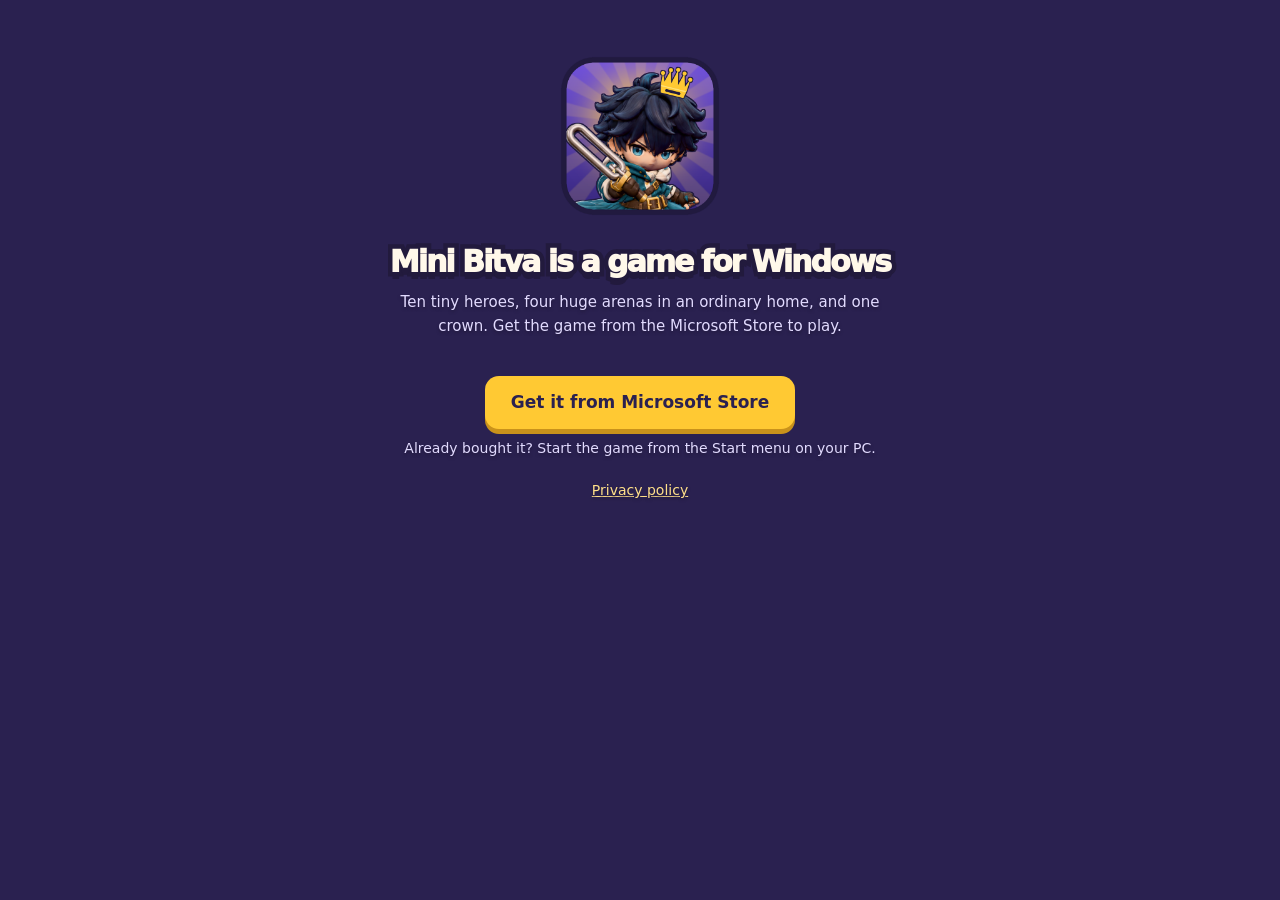
<file: index.html>
<!doctype html>
<html lang="ru">
  <head>
    <meta charset="utf-8" />
    <meta name="viewport" content="width=device-width,initial-scale=1" />
    <meta name="theme-color" content="#2a2150" />
    <title>Мини-Битва — Большой маленький мир</title>
    <meta name="description" content="Мультяшная королевская битва: 10 героев размером с ладонь сражаются на кухонном столе, в саду, детской и ванной." />
    <link rel="icon" href="icon-48.png" sizes="48x48" />
    <link rel="apple-touch-icon" href="icon-180.png" />
    <link rel="manifest" href="manifest.webmanifest" />
    <link rel="stylesheet" href="style.css" />
  </head>
  <body>
    <section id="heroLoading" class="heroLoading" role="status" aria-live="polite">
      <div><div class="eyebrow">МИНИ-БИТВА</div><h2 data-i18n="load.title">Герои собираются</h2><p id="heroLoadingText">Загружаем 10 героев и готовим арену…</p><div id="heroLoadingRow" class="loadRow"><i></i><i></i><i></i><i></i><i></i><i></i><i></i><i></i><i></i><i></i></div><div class="loadTrack"><i id="heroLoadingBar"></i></div><p id="heroLoadingTip" class="loadTip"></p><button id="heroLoadingRetry" class="primary" hidden>Повторить</button></div>
    </section>
    <canvas id="world" aria-label="Трёхмерная игровая арена" data-i18n-aria="aria.world"></canvas>
    <div id="vignette"></div>
    <div id="hurt"></div>
    <header>
      <div class="brand" data-i18n-html="brand">МИНИ<span>БИТВА</span><small>БОЛЬШОЙ МАЛЕНЬКИЙ МИР</small></div>
      <div id="matchStats" hidden><b id="alive">10</b><span id="aliveLabel" data-i18n="hud.alive">в игре</span><i></i><b id="timer">03:00</b><span id="phase">Десант</span></div>
      <div id="eventChip" hidden></div>
      <div id="kothBar" hidden><small data-i18n="koth.title">КОРОЛЬ ГОРЫ · ДО 100</small><div id="kothScores"></div></div>
      <div class="headerActions">
        <button id="langBtn" class="icon lang" aria-label="Язык · Language" title="Язык · Language" data-i18n-aria="aria.lang" data-i18n-title="aria.lang">EN</button
        ><button id="fullscreen" class="icon" aria-label="Полный экран" title="Полный экран" data-i18n-aria="aria.fullscreen" data-i18n-title="aria.fullscreen">⛶</button
        ><button id="pauseBtn" class="icon" hidden aria-label="Пауза" data-i18n-aria="aria.pause">Ⅱ</button
        ><button id="settingsBtn" class="icon" aria-label="Настройки" data-i18n-aria="aria.settings">⚙</button><button
          id="quitBtn"
          class="icon"
          hidden
          aria-label="Выйти из игры"
          title="Выйти из игры"
          data-i18n-aria="aria.quit"
          data-i18n-title="aria.quit"
        >
          ⏻
        </button>
      </div>
    </header>
    <main id="menu" class="menu">
      <section class="intro">
        <div class="eyebrow"><span class="liveDot"></span> <span data-i18n="menu.eyebrow">10 ГЕРОЕВ. ОДИН ПОБЕДИТЕЛЬ.</span></div>
        <h1 data-i18n-html="menu.title">Маленький ты.<br /><em>Большая битва.</em></h1>
        <p data-i18n-html="menu.lead">Переверни привычный мир.<br />Собери оружие из мелочей и забери корону.</p>
        <div class="arenaSelector">
          <button class="arenaCard selected" data-arena="kitchen">
            <span class="arenaNumber">01</span><b data-arena-name="kitchen">Кухонный стол</b><small data-i18n="arena.kitchen.card">Посуда, крошки и горячий пар</small></button
          ><button class="arenaCard" data-arena="garden"><span class="arenaNumber">02</span><b data-arena-name="garden">Сад великанов</b><small data-i18n="arena.garden.card">Трава, камни и поливалка</small></button
          ><button class="arenaCard" data-arena="kidsroom">
            <span class="arenaNumber">03</span><b data-arena-name="kidsroom">Детская</b><small data-i18n="arena.kidsroom.card">Кубики, игрушки и робот-пылесос</small>
          </button
          ><button class="arenaCard" data-arena="bathroom">
            <span class="arenaNumber">04</span><b data-arena-name="bathroom">Ванная</b><small data-i18n="arena.bathroom.card">Уточки, мыло и водоворот слива</small>
          </button>
        </div>
        <div class="matchOptions">
          <label
            ><span data-i18n="opt.duration">ДЛИТЕЛЬНОСТЬ</span><select id="duration">
              <option value="180" data-i18n="opt.quick">Быстрый · 3 минуты</option>
              <option value="540" data-i18n="opt.classic">Классический · 9 минут</option>
            </select></label
          ><label
            ><span data-i18n="opt.rivals">СОПЕРНИКИ</span><select id="difficulty">
              <option value="easy" data-i18n="opt.easy">Знакомство</option>
              <option value="normal" selected data-i18n="opt.normal">Обычные</option>
              <option value="hard" data-i18n="opt.hard">Опытные</option>
            </select></label
          ><label
            ><span data-i18n="opt.mode">РЕЖИМ</span><select id="teamMode">
              <option value="solo" selected data-i18n="opt.solo">Соло · сам за себя</option>
              <option value="duo" data-i18n="opt.duo">Дуэты · по двое</option>
              <option value="koth" data-i18n="opt.koth">Король горы · держи круг</option>
            </select></label
          >
        </div>
        <div class="customize">
          <div>
            <span class="eyebrow" data-i18n="menu.hero">ТВОЙ ГЕРОЙ</span> <button id="wardrobeBtn2" class="miniLink" data-i18n="menu.wardrobeLink">Гардероб →</button
            ><button id="achBtn2" class="miniLink narrowOnly" data-i18n="menu.achLink">Задания и достижения →</button
            ><button id="shopBtn2" class="miniLink narrowOnly" data-i18n="menu.shopLink">Магазин →</button>
            <div id="swatches" aria-label="Выбор героя" data-i18n-aria="aria.heroColor"></div>
          </div>
          <label class="dayToggle"><input type="checkbox" id="night" /> <span data-i18n="menu.night">Ночная арена</span></label>
        </div>
        <div class="startRow">
          <button id="start" class="primary" data-i18n-html="menu.start">В БИТВУ <span>↗</span></button
          ><button id="onlineBtn" class="primary alt" data-i18n-html="net.play">С ДРУЗЬЯМИ <span>🌐</span></button>
        </div>
        <div id="best" class="best"></div>
        <div id="smallScreen" class="smallScreen" data-i18n="menu.smallScreen">Для игры нужны клавиатура и мышь. Разверни окно для удобного обзора.</div>
      </section>
      <aside class="sidePanel">
        <div id="lobbyPanel" hidden>
          <div class="panelLabel"><span data-i18n="net.lobby">ЛОББИ</span> <small id="lobbyCode"></small></div>
          <div id="lobbyMembers" class="lobbyMembers"></div>
          <div class="panelButtons">
            <button id="lobbyInvite" class="chip"><span>✉</span> <span data-i18n="net.invite">Позвать</span></button
            ><button id="lobbyLeave" class="chip"><span>✕</span> <span data-i18n="net.leave">Выйти</span></button>
          </div>
          <div id="lobbyNote" class="panelNote"></div>
        </div>
        <div class="profile">
          <div class="profileIcon">✦</div>
          <div>
            <small data-i18n="side.story">ТВОЯ ИСТОРИЯ</small><b id="level">Юный искатель · 1 ур.</b>
            <div class="xpTrack"><i id="xpBar"></i></div>
            <span id="xpText">0 / 300 опыта</span>
          </div>
        </div>
        <div class="progressRow">
          <button id="passBtn" class="progressChip"><span>★</span><div><small data-i18n="side.pass">СЕЗОН 1</small><b id="passStep">0 / 30</b><i class="progressTrack"><em id="passBar"></em></i></div></button
          ><div class="progressChip league"><span id="leagueIcon">🥉</span><div><small id="leagueLabel">ЛИГА</small><b id="leagueName">Бронза</b><i class="progressTrack"><em id="leagueBar"></em></i></div></div>
        </div>
        <div class="panelLabel" id="dailyHead"><span data-i18n="side.daily">ЗАДАНИЯ ДНЯ</span> <small id="dailyLeft"></small></div>
        <div id="daily"></div>
        <div class="panelButtons">
          <button id="achBtn" class="chip"><span>🏆</span> <span data-i18n="side.ach">Достижения</span> <b id="achCount">0 / 35</b></button
          ><button id="wardrobeBtn" class="chip"><span>🎩</span> <span data-i18n="side.wardrobe">Гардероб</span></button
          ><button id="shopBtn" class="chip shopChip"><span>🛍</span> <span data-i18n="side.shop">Магазин</span> <b id="coinCount">0</b></button>
        </div>
        <div class="panelNote" data-i18n-html="side.note">Никаких боевых бонусов за уровень.<br />Побеждают ловкость и смекалка.</div>
        <button id="helpBtn" class="textButton" data-i18n="side.help">Управление и советы →</button>
      </aside>
    </main>
    <div id="hud" hidden>
      <div id="notice" role="status"></div>
      <div id="eventBar"></div>
      <div id="feed"></div>
      <canvas id="map" width="180" height="180" aria-label="Карта арены" data-i18n-aria="aria.map"></canvas>
      <div id="mapLabel"></div>
      <div id="reticle"><i></i><b></b></div>
      <div id="hitmark">×</div>
      <div id="koBanner" class="koBanner" hidden aria-live="polite"><b></b><small></small></div>
      <div id="emoteBubbles" aria-hidden="true"></div>
      <div id="emoteWheel" class="emoteWheel" hidden>
        <div id="emoteRing" class="emoteRing"></div>
        <div class="emoteCenter"><b data-i18n="emote.title">ЭМОЦИИ</b><small data-i18n="emote.hint">Мышь или цифра · T — закрыть</small></div>
      </div>
      <div id="damageDirs" aria-hidden="true"></div>
      <div id="numbers"></div>
      <div id="nameplates"></div>
      <div id="interact"></div>
      <div id="useProgress">
        <div></div>
        <span></span>
      </div>
      <div id="downBox" hidden>
        <b data-i18n="hud.downTitle">ТЕБЯ СБИЛИ</b>
        <div class="downBar"><i id="downBar"></i></div>
        <span id="downText"></span>
      </div>
      <div class="bottom">
        <section class="health">
          <div><b data-i18n="hud.you">ТЫ</b><span id="kills">0 выбываний</span></div>
          <div class="bar"><i id="hpbar"></i><b id="hp">100</b></div>
          <div class="armor"><i id="armorbar"></i></div>
          <small id="armorLabel">БРОНЯ 0 / 75</small>
          <div id="mateBox" hidden>
            <div class="mateTop"><b data-i18n="hud.mate">НАПАРНИК</b><span id="mateName"></span><em id="mateState"></em></div>
            <div class="mateBar"><i id="mateHp"></i></div>
            <div class="mateArmor"><i id="mateArmor"></i></div>
          </div>
        </section>
        <div id="inventory"></div>
        <section class="supplies"><b id="meds"></b><span id="grenades"></span><span id="gadget"></span><small id="dodge"></small></section>
      </div>
      <div id="tip" hidden></div>
      <div id="tutorial" hidden><small id="tutStep"></small><b id="tutText"></b><span id="tutKeys"></span><div id="tutDots"></div></div>
      <div id="hint" class="hint">МЫШЬ — обзор · E — подобрать · 1 / 2 — оружие · Q — расходник · F — хлопушка · G — гаджет · T — эмоции</div>
    </div>
    <div id="spectate" hidden>
      <small id="specTag">НАБЛЮДЕНИЕ</small>
      <div class="specRow">
        <button id="specPrev" class="icon" aria-label="Предыдущий герой" data-i18n-aria="aria.prevHero">◀</button><b id="specName"></b
        ><button id="specNext" class="icon" aria-label="Следующий герой" data-i18n-aria="aria.nextHero">▶</button>
      </div>
      <span id="specInfo"></span>
      <div class="specBar"><i id="specHp"></i></div>
      <div class="specArmor"><i id="specArmor"></i></div>
      <button id="specResult" class="primary" data-i18n-html="spec.results">ИТОГИ МАТЧА <span>→</span></button>
      <div id="specHint" class="specHint" data-i18n="spec.hint">← → — сменить героя · ENTER — итоги · ESC — пауза</div>
    </div>
    <div id="toasts" aria-live="polite"></div>
    <section id="pause" class="modal" hidden>
      <div class="dialog">
        <div class="eyebrow" data-i18n="pause.eyebrow">МИР ПОДОЖДЁТ</div>
        <h2 data-i18n="pause.title">Перерыв на чай.</h2>
        <p id="pauseText" data-i18n="pause.text">Матч на паузе. Все герои тоже отдыхают.</p>
        <button id="resume" class="primary" data-i18n-html="pause.resume">ПРОДОЛЖИТЬ <span>→</span></button><button id="pauseSettings" class="secondary" data-i18n="pause.settings">Настройки</button
        ><button id="skipTutorial" class="textButton" data-i18n="tut.skip" hidden>Пропустить обучение</button
        ><button id="leave" class="textButton" data-i18n="pause.leave">Вернуться в меню</button>
      </div>
    </section>
    <section id="settings" class="modal" hidden>
      <div class="dialog">
        <div class="eyebrow" data-i18n="set.eyebrow">ПОД СЕБЯ</div>
        <h2 data-i18n="set.title">Настройки</h2>
        <div class="settingsGrid">
          <label class="setting"><span data-i18n="set.volume">Звуки</span> <input id="volume" type="range" min="0" max="100" value="55" /></label>
          <label class="setting"><span data-i18n="set.music">Музыка</span> <input id="music" type="range" min="0" max="100" value="50" /></label>
          <label class="setting"><span data-i18n="set.sens">Скорость камеры</span> <input id="sensitivity" type="range" min="30" max="180" value="85" /></label>
          <label class="setting"><span data-i18n="set.aimSens">Камера при прицеливании</span> <input id="aimSens" type="range" min="30" max="100" value="70" /></label>
          <label class="setting"><span data-i18n="set.fov">Поле зрения</span> <b id="fovValue">62°</b><input id="fov" type="range" min="55" max="80" value="62" /></label>
          <label class="setting"
            ><span data-i18n="set.quality">Качество графики</span><select id="quality">
              <option value="low" data-i18n="q.low">Экономное</option>
              <option value="high" data-i18n="q.high">Высокое</option>
              <option value="ultra" selected data-i18n="q.ultra">Ультра</option>
            </select></label
          ><label class="setting"
            ><span data-i18n="set.lang">Язык · Language</span><select id="lang">
              <option value="ru">Русский</option>
              <option value="en">English</option>
            </select></label
          >
        </div>
        <label class="setting check"><input type="checkbox" id="autoQuality" checked /> <span data-i18n="set.auto">Снижать качество, если игра тормозит</span></label>
        <label class="setting check"><input type="checkbox" id="invertY" /> <span data-i18n="set.invert">Инвертировать вертикаль обзора</span></label>
        <label class="setting check"><input type="checkbox" id="shake" checked /> <span data-i18n="set.shake">Движение камеры при попаданиях</span></label>
        <label class="setting check"><input type="checkbox" id="tips" checked /> <span data-i18n="set.tips">Подсказки для новичков</span></label>
        <a id="privacyLink" class="miniLink" href="privacy.html" target="_blank" rel="noopener" data-i18n="set.privacy" hidden>Политика конфиденциальности</a>
        <button id="closeSettings" class="primary" data-i18n-html="btn.done">ГОТОВО <span>✓</span></button>
      </div>
    </section>
    <section id="help" class="modal" hidden>
      <div class="dialog wide">
        <div class="eyebrow" data-i18n="help.eyebrow">МАЛЕНЬКИЙ ПУТЕВОДИТЕЛЬ</div>
        <h2 data-i18n="help.title">Выживает самый находчивый.</h2>
        <div class="helpGrid">
          <p data-i18n-html="help.1"><b>01 · Собирай</b>Подходи к светящимся припасам и нажимай E. Оружие заменяет активный слот. Цвет означает качество.</p>
          <p data-i18n-html="help.2"><b>02 · Двигайся</b>Укрытия останавливают снаряды. Перекат даёт короткую неуязвимость. Прыгай через низкие препятствия.</p>
          <p data-i18n-html="help.3"><b>03 · Следи за кругом</b>За границей безопасной зоны наносится урон. В середине матча прилетает золотая посылка.</p>
          <p data-i18n-html="help.4"><b>04 · Будь изобретательным</b>G активирует подобранный гаджет. Q использует расходник, X выбирает другой. Во время лечения нельзя атаковать.</p>
        </div>
        <div class="controlsGrid">
          <div>
            <div class="panelLabel" data-i18n="help.kb">КЛАВИАТУРА И МЫШЬ</div>
            <div class="controlRow"><kbd>W A S D</kbd><span data-i18n="ctl.move">Двигаться</span></div>
            <div class="controlRow"><kbd data-i18n="key.mouse">МЫШЬ / ЛКМ</kbd><span data-i18n="ctl.look">Обзор / атака</span></div>
            <div class="controlRow"><kbd data-i18n="key.rmb">ПКМ / КОЛЕСО</kbd><span data-i18n="ctl.aim">Прицел / камера</span></div>
            <div class="controlRow"><kbd>SPACE / SHIFT</kbd><span data-i18n="ctl.jump">Прыжок / перекат</span></div>
            <div class="controlRow"><kbd>E / 1 / 2</kbd><span data-i18n="ctl.pick">Подобрать / оружие</span></div>
            <div class="controlRow"><kbd>Q / X</kbd><span data-i18n="ctl.heal">Лечение / выбор</span></div>
            <div class="controlRow"><kbd>F / G</kbd><span data-i18n="ctl.gear">Хлопушка / гаджет</span></div>
            <div class="controlRow"><kbd>R / ESC</kbd><span data-i18n="ctl.reload">Зарядить / пауза</span></div>
            <div class="controlRow"><kbd>T</kbd><span data-i18n="ctl.emote">Эмоции</span></div>
          </div>
          <div>
            <div class="panelLabel" data-i18n="help.pad">ГЕЙМПАД</div>
            <div class="controlRow"><kbd data-i18n="key.sticks">L-СТИК / R-СТИК</kbd><span data-i18n="ctl.run">Бег / обзор</span></div>
            <div class="controlRow"><kbd>RT / LT</kbd><span data-i18n="ctl.attack">Атака / прицел</span></div>
            <div class="controlRow"><kbd>A / B</kbd><span data-i18n="ctl.jump">Прыжок / перекат</span></div>
            <div class="controlRow"><kbd>X</kbd><span data-i18n="ctl.padPick">Подобрать или зарядить</span></div>
            <div class="controlRow"><kbd>Y</kbd><span data-i18n="ctl.swap">Сменить оружие</span></div>
            <div class="controlRow"><kbd>LB / RB</kbd><span data-i18n="ctl.gear">Хлопушка / гаджет</span></div>
            <div class="controlRow"><kbd>↑ / ← →</kbd><span data-i18n="ctl.heal">Лечение / выбор</span></div>
            <div class="controlRow"><kbd>START</kbd><span data-i18n="ctl.start">Пауза, старт матча</span></div>
            <div class="controlRow"><kbd>VIEW</kbd><span data-i18n="ctl.emote">Эмоции</span></div>
          </div>
        </div>
        <p class="muted" data-i18n="help.more">
          Обзор мышью работает без зажатых кнопок. Без захвата у края экрана поворот продолжается; верни мышь к середине, чтобы остановиться. Лечение прерывается попаданием, но не уроном зоны. Кот слышит выстрелы — его
          прыжок отмечается красным кругом. Перед паром чайника, поливом, уборкой пылесоса и водоворотом слива появляется предупреждение; мыльные
          пузыри подбрасывают и прерывают лечение, а на мыле не устоять. После выбывания можно
          досмотреть матч: стрелки переключают героя, Enter открывает итоги. В «Дуэтах» напарник отмечен зелёным, своих ранить нельзя, сбитого
          напарника можно поднять (E рядом с ним), а победа команды — победа обоих.
        </p>
        <button id="closeHelp" class="primary" data-i18n-html="help.ready">Я ГОТОВ <span>→</span></button>
      </div>
    </section>
    <section id="result" class="modal" hidden>
      <div class="dialog resultDialog">
        <div class="eyebrow" id="resultTag"></div>
        <div id="resultCrown">♛</div>
        <h2 id="resultTitle"></h2>
        <p id="resultText"></p>
        <div id="resultStats"></div>
        <div id="reward"></div>
        <ul id="resultExtras" hidden></ul>
        <button id="again" class="primary" data-i18n-html="res.again">ЕЩЁ ОДНА БИТВА <span>↗</span></button><button id="home" class="textButton" data-i18n="res.home">В главное меню</button>
      </div>
    </section>
    <section id="wardrobe" class="modal side" hidden>
      <div class="dialog">
        <div class="eyebrow" data-i18n="ward.eyebrow">ГАРДЕРОБ ГЕРОЯ</div>
        <h2 data-i18n="ward.title">Наряжайся.</h2>
        <div class="wardLabel" data-i18n="ward.color">ВЫБЕРИ ГЕРОЯ</div>
        <div id="wardSkins" class="wardGrid"></div>
        <div hidden><div id="wardHats"></div><div id="wardPaints"></div></div>
        <p class="muted" data-i18n="ward.note">Внешний вид не влияет на бой. Новые вещи открываются с уровнем и за достижения.</p>
        <button id="closeWardrobe" class="primary" data-i18n-html="btn.done">ГОТОВО <span>✓</span></button>
      </div>
    </section>
    <section id="online" class="modal" hidden>
      <div class="dialog">
        <div class="eyebrow" data-i18n="net.eyebrow">ИГРА ПО СЕТИ</div>
        <h2 data-i18n="net.title">Битва с друзьями.</h2>
        <p data-i18n="net.lead">До 10 героев в одном лобби. Свободные места займут боты.</p>
        <p id="netStatus" class="muted"></p>
        <p id="netPrivacy" class="muted small" data-i18n-html="net.privacy" hidden></p>
        <div id="netHome">
          <button id="netCreate" class="primary" data-i18n-html="net.create">СОЗДАТЬ ЛОББИ <span>＋</span></button>
          <label class="setting check"><input type="checkbox" id="netPublic" checked /> <span data-i18n="net.public">Открытое лобби — может зайти любой</span></label>
          <div class="panelLabel"><span data-i18n="net.lobbies">ОТКРЫТЫЕ ЛОББИ</span> <button id="netRefresh" class="miniLink" data-i18n="net.refresh">Обновить</button></div>
          <div id="netList" class="netList"></div>
          <div class="panelLabel" data-i18n="net.codeLabel">ВОЙТИ ПО КОДУ</div>
          <div class="netCode">
            <input id="netCodeInput" maxlength="24" autocomplete="off" spellcheck="false" placeholder="Код лобби" data-i18n-ph="net.codePh" /><button
              id="netJoinCode"
              class="secondary"
              data-i18n="net.join"
            >
              Войти
            </button>
          </div>
        </div>
        <button id="closeOnline" class="textButton" data-i18n="net.close">Закрыть</button>
      </div>
    </section>
    <section id="season" class="modal side" hidden>
      <div class="dialog seasonDialog">
        <div class="eyebrow" data-i18n="pass.eyebrow">СЕЗОН 1 · БЕСПЛАТНО</div>
        <h2 data-i18n="pass.title">Большой переполох.</h2>
        <p class="seasonLead"><b id="seasonStars"></b> <span data-i18n="pass.lead">Звёзды дают за каждый матч, места, выбывания и задания дня. Каждые 4 звезды — новая ступень и подарок.</span></p>
        <div id="seasonGrid" class="seasonGrid"></div>
        <div class="eyebrow" data-i18n="pass.league">ЛИГА</div>
        <div id="seasonLeague" class="seasonLeague"></div>
        <p class="seasonLead small" data-i18n="pass.leagueLead">Очки лиги дают за места и выбывания и снимают за ранний вылет.</p>
        <button id="closeSeason" class="primary" data-i18n-html="btn.done">ГОТОВО <span>✓</span></button>
      </div>
    </section>
    <section id="shop" class="modal side" hidden>
      <div class="dialog shopDialog">
        <div class="eyebrow" data-i18n="shop.eyebrow">МАГАЗИН</div>
        <h2 data-i18n="shop.title">Только за монеты.</h2>
        <div class="coinBalance"><i class="coin"></i><b id="shopCoins">0</b><small data-i18n="shop.lead">Монеты дают за матчи, выбывания, победы, задания и достижения. Всё здесь — только для красоты.</small></div>
        <div class="shopTabs" id="shopTabs">
          <button data-tab="daily" class="on" data-i18n="shop.daily">ВИТРИНА ДНЯ</button
          ><button data-tab="emote" data-i18n="shop.emotes">ЭМОЦИИ</button
          ><button data-tab="dance" data-i18n="shop.dances">ТАНЦЫ ПОБЕДЫ</button
          ><button data-tab="trail" data-i18n="shop.trails">СЛЕДЫ</button>
        </div>
        <div id="shopNote" class="shopNote"></div>
        <div id="shopGrid" class="shopGrid"></div>
        <button id="closeShop" class="primary" data-i18n-html="btn.done">ГОТОВО <span>✓</span></button>
      </div>
    </section>
    <section id="achievements" class="modal" hidden>
      <div class="dialog wide">
        <div class="eyebrow" data-i18n="ach.eyebrow">ДОСТИЖЕНИЯ</div>
        <h2 id="achTitle">Полка для кубков.</h2>
        <div class="panelLabel" data-i18n="side.daily">ЗАДАНИЯ ДНЯ</div>
        <div id="achDaily" class="dailyList"></div>
        <div class="panelLabel" data-i18n="ach.eyebrow">ДОСТИЖЕНИЯ</div>
        <div id="achGrid" class="achGrid"></div>
        <button id="closeAch" class="primary" data-i18n-html="btn.close">ЗАКРЫТЬ <span>✓</span></button>
      </div>
    </section>
    <div id="padHint" class="padHint" data-i18n="pad.hint">✚ — выбрать · Ⓐ — нажать · Ⓑ — назад · ◀ ▶ — изменить · LB RB — арена · START — в бой</div>
    <div id="fatal" class="modal" hidden>
      <div class="dialog">
        <h2 data-i18n="fatal.title">Нужен WebGL</h2>
        <p id="fatalText" data-i18n="fatal.text">Открой игру в браузере с включённым аппаратным ускорением.</p>
      </div>
    </div>
    <script src="config.js"></script>
    <script src="start.js"></script>
  </body>
</html>
</file>
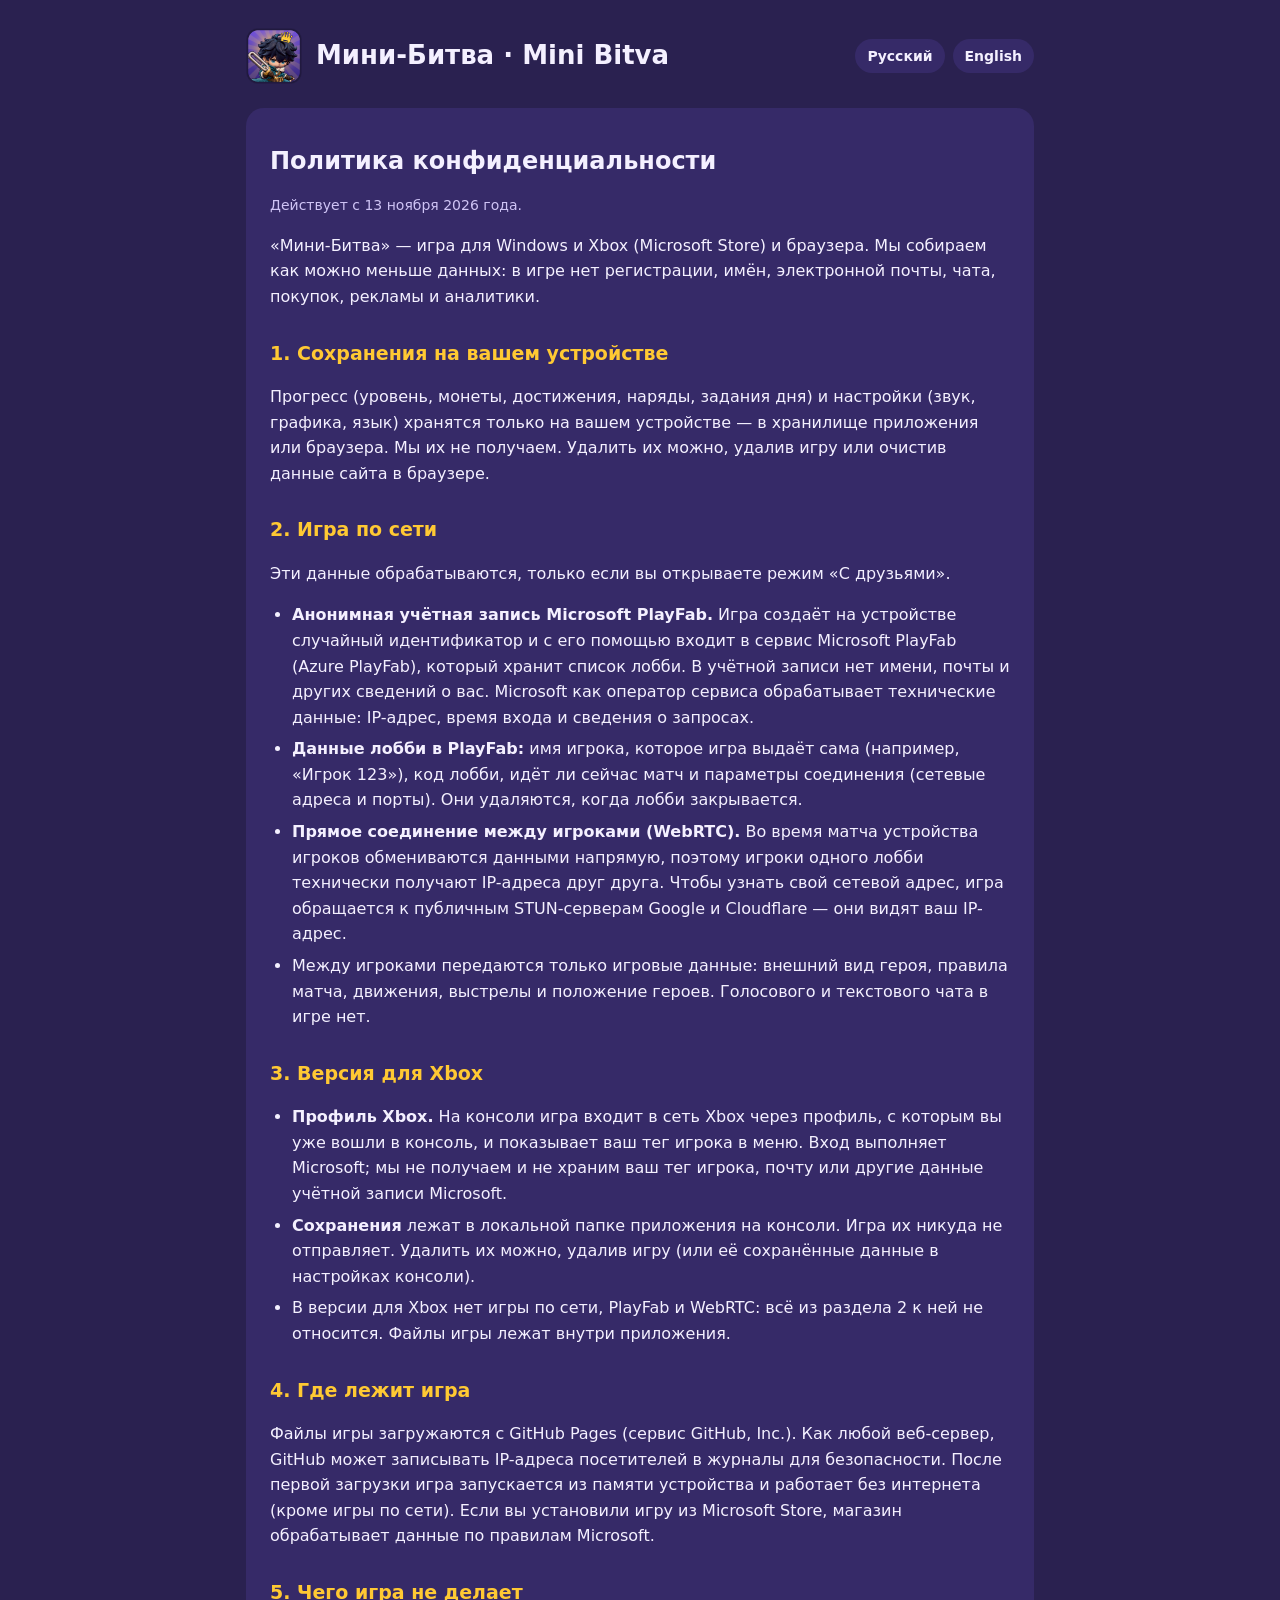
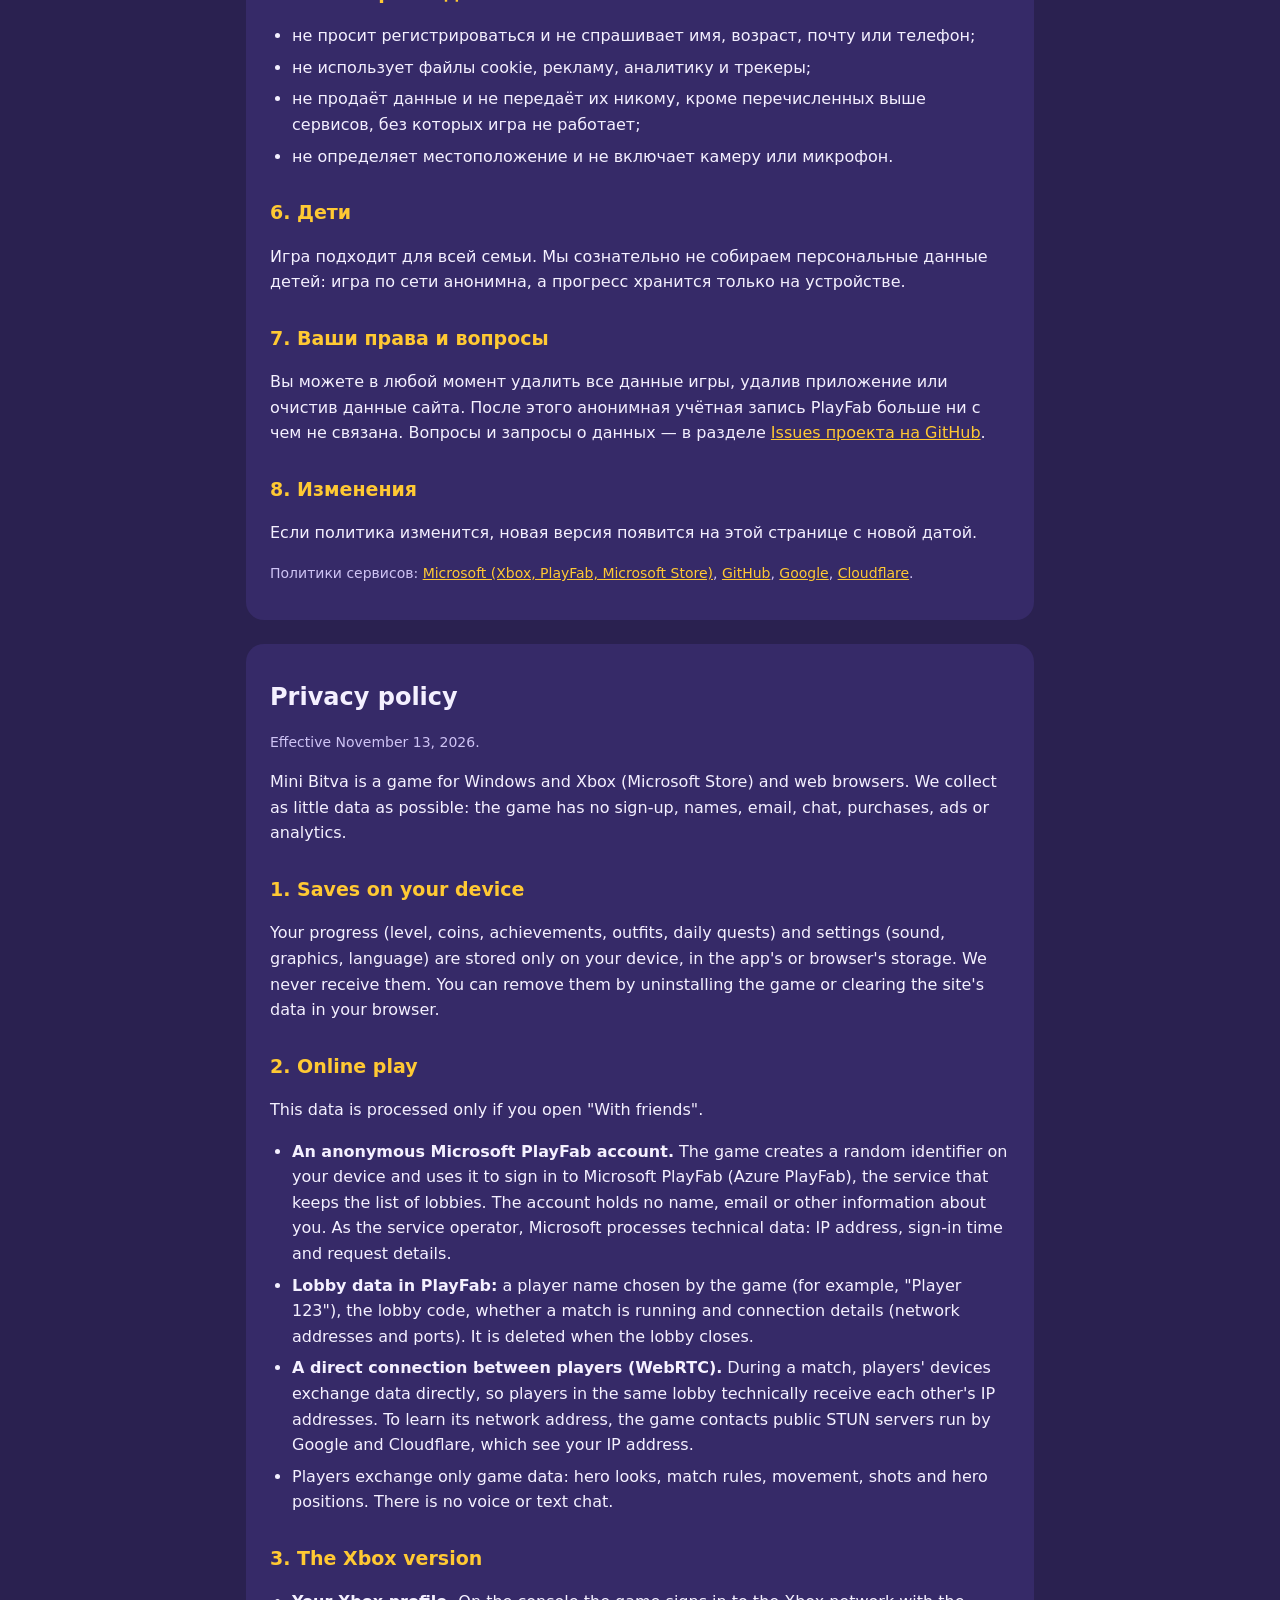
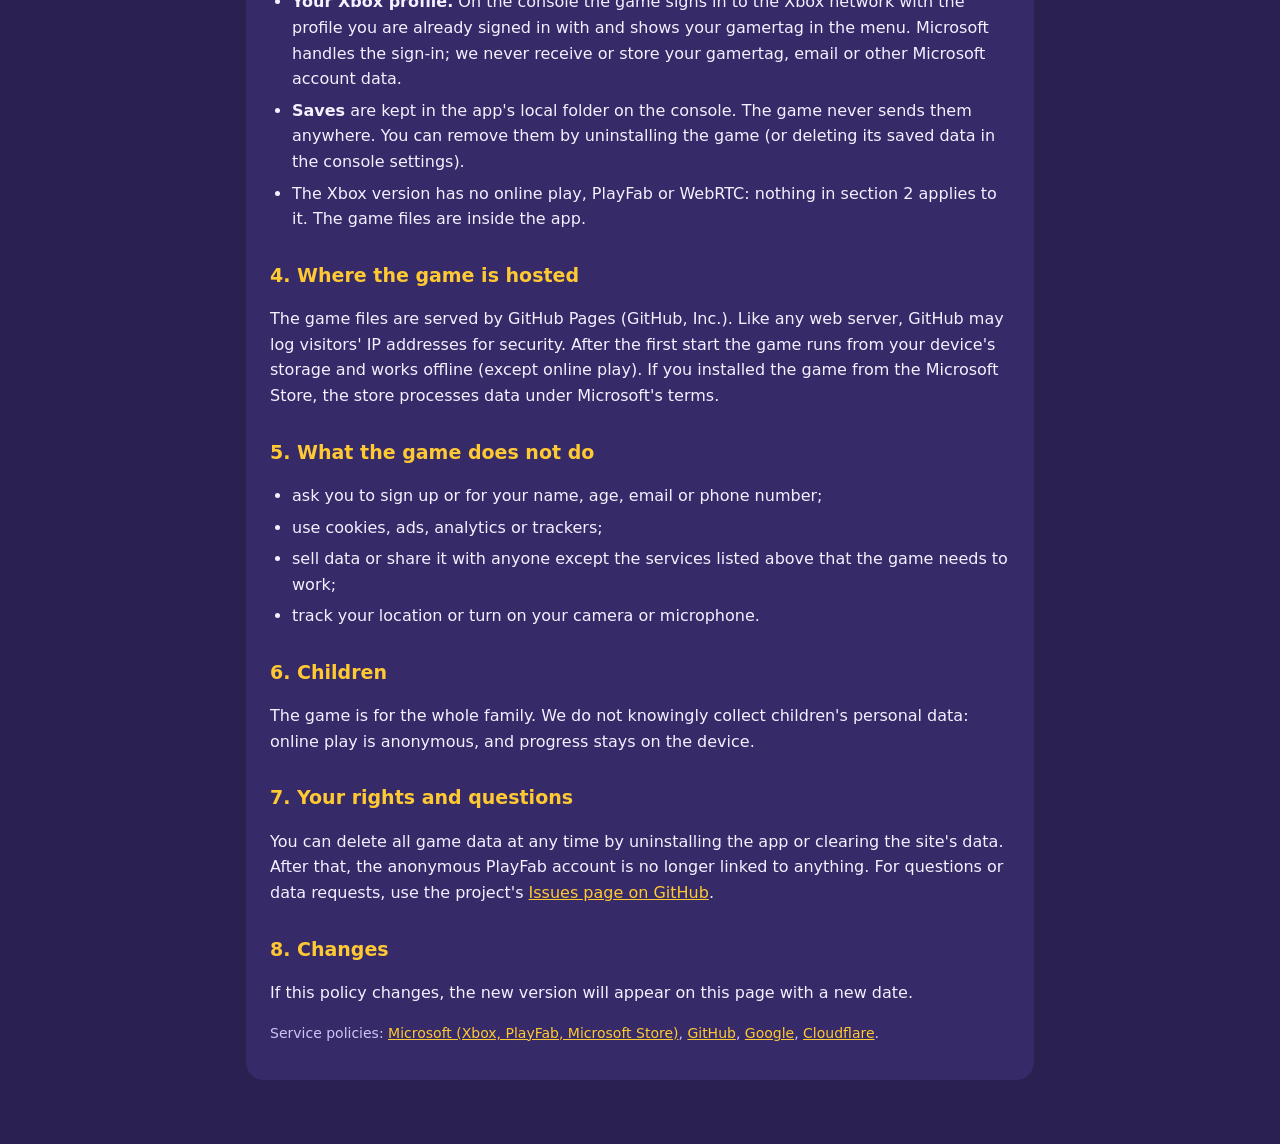
<file: privacy.html>
<!doctype html>
<html lang="ru">
  <head>
    <meta charset="utf-8" />
    <meta name="viewport" content="width=device-width,initial-scale=1" />
    <meta name="theme-color" content="#2a2150" />
    <title>Мини-Битва — политика конфиденциальности · Privacy policy</title>
    <link rel="icon" href="icon-48.png" sizes="48x48" />
    <style>
      :root {
        color-scheme: dark;
        --bg: #2a2150;
        --panel: #362a68;
        --text: #f4f0ff;
        --muted: #cfc4f5;
        --gold: #ffc933;
      }
      * {
        box-sizing: border-box;
      }
      body {
        margin: 0;
        background: var(--bg);
        color: var(--text);
        font: 16px/1.6 system-ui, -apple-system, "Segoe UI", Roboto, sans-serif;
      }
      main {
        max-width: 820px;
        margin: 0 auto;
        padding: 28px 16px 64px;
      }
      header {
        display: flex;
        align-items: center;
        gap: 14px;
        flex-wrap: wrap;
      }
      header img {
        width: 56px;
        height: 56px;
      }
      header nav {
        margin-left: auto;
        display: flex;
        gap: 8px;
      }
      header nav a {
        padding: 6px 12px;
        border-radius: 999px;
        background: var(--panel);
        color: var(--text);
        text-decoration: none;
        font-weight: 700;
        font-size: 14px;
      }
      h1 {
        margin: 0;
        font-size: 26px;
        line-height: 1.2;
      }
      h2 {
        color: var(--gold);
        font-size: 19px;
        margin: 28px 0 6px;
      }
      section.lang {
        background: var(--panel);
        border-radius: 18px;
        padding: 6px 24px 22px;
        margin-top: 24px;
      }
      .date,
      .note {
        color: var(--muted);
        font-size: 14px;
      }
      a {
        color: var(--gold);
      }
      ul {
        padding-left: 22px;
      }
      li + li {
        margin-top: 6px;
      }
    </style>
  </head>
  <body>
    <main>
      <header>
        <img src="icon-192.png" alt="" />
        <h1>Мини-Битва · Mini Bitva</h1>
        <nav><a href="#ru">Русский</a><a href="#en">English</a></nav>
      </header>

      <section class="lang" id="ru" lang="ru">
        <h2 style="color: var(--text); font-size: 24px">Политика конфиденциальности</h2>
        <p class="date">Действует с 13 ноября 2026 года.</p>
        <p>
          «Мини-Битва» — игра для Windows и Xbox (Microsoft Store) и браузера. Мы собираем как можно меньше данных: в игре нет регистрации, имён, электронной почты,
          чата, покупок, рекламы и аналитики.
        </p>

        <h2>1. Сохранения на вашем устройстве</h2>
        <p>
          Прогресс (уровень, монеты, достижения, наряды, задания дня) и настройки (звук, графика, язык) хранятся только на вашем устройстве — в хранилище
          приложения или браузера. Мы их не получаем. Удалить их можно, удалив игру или очистив данные сайта в браузере.
        </p>

        <h2>2. Игра по сети</h2>
        <p>Эти данные обрабатываются, только если вы открываете режим «С друзьями».</p>
        <ul>
          <li>
            <b>Анонимная учётная запись Microsoft PlayFab.</b> Игра создаёт на устройстве случайный идентификатор и с его помощью входит в сервис Microsoft
            PlayFab (Azure PlayFab), который хранит список лобби. В учётной записи нет имени, почты и других сведений о вас. Microsoft как оператор сервиса
            обрабатывает технические данные: IP-адрес, время входа и сведения о запросах.
          </li>
          <li>
            <b>Данные лобби в PlayFab:</b> имя игрока, которое игра выдаёт сама (например, «Игрок 123»), код лобби, идёт ли сейчас матч и параметры
            соединения (сетевые адреса и порты). Они удаляются, когда лобби закрывается.
          </li>
          <li>
            <b>Прямое соединение между игроками (WebRTC).</b> Во время матча устройства игроков обмениваются данными напрямую, поэтому игроки одного лобби
            технически получают IP-адреса друг друга. Чтобы узнать свой сетевой адрес, игра обращается к публичным STUN-серверам Google и Cloudflare — они
            видят ваш IP-адрес.
          </li>
          <li>Между игроками передаются только игровые данные: внешний вид героя, правила матча, движения, выстрелы и положение героев. Голосового и текстового чата в игре нет.</li>
        </ul>

        <h2>3. Версия для Xbox</h2>
        <ul>
          <li>
            <b>Профиль Xbox.</b> На консоли игра входит в сеть Xbox через профиль, с которым вы уже вошли в консоль, и показывает ваш тег игрока в меню.
            Вход выполняет Microsoft; мы не получаем и не храним ваш тег игрока, почту или другие данные учётной записи Microsoft.
          </li>
          <li>
            <b>Сохранения</b> лежат в локальной папке приложения на консоли. Игра их никуда не отправляет. Удалить их можно, удалив игру
            (или её сохранённые данные в настройках консоли).
          </li>
          <li>В версии для Xbox нет игры по сети, PlayFab и WebRTC: всё из раздела 2 к ней не относится. Файлы игры лежат внутри приложения.</li>
        </ul>

        <h2>4. Где лежит игра</h2>
        <p>
          Файлы игры загружаются с GitHub Pages (сервис GitHub, Inc.). Как любой веб-сервер, GitHub может записывать IP-адреса посетителей в журналы для
          безопасности. После первой загрузки игра запускается из памяти устройства и работает без интернета (кроме игры по сети). Если вы установили игру
          из Microsoft Store, магазин обрабатывает данные по правилам Microsoft.
        </p>

        <h2>5. Чего игра не делает</h2>
        <ul>
          <li>не просит регистрироваться и не спрашивает имя, возраст, почту или телефон;</li>
          <li>не использует файлы cookie, рекламу, аналитику и трекеры;</li>
          <li>не продаёт данные и не передаёт их никому, кроме перечисленных выше сервисов, без которых игра не работает;</li>
          <li>не определяет местоположение и не включает камеру или микрофон.</li>
        </ul>

        <h2>6. Дети</h2>
        <p>
          Игра подходит для всей семьи. Мы сознательно не собираем персональные данные детей: игра по сети анонимна, а прогресс хранится только на устройстве.
        </p>

        <h2>7. Ваши права и вопросы</h2>
        <p>
          Вы можете в любой момент удалить все данные игры, удалив приложение или очистив данные сайта. После этого анонимная учётная запись PlayFab больше
          ни с чем не связана. Вопросы и запросы о данных — в разделе
          <a href="https://github.com/Zheka0014/mini-bitva/issues" rel="noopener">Issues проекта на GitHub</a>.
        </p>

        <h2>8. Изменения</h2>
        <p>Если политика изменится, новая версия появится на этой странице с новой датой.</p>
        <p class="note">
          Политики сервисов: <a href="https://privacy.microsoft.com/privacystatement" rel="noopener">Microsoft (Xbox, PlayFab, Microsoft Store)</a>,
          <a href="https://docs.github.com/site-policy/privacy-policies/github-general-privacy-statement" rel="noopener">GitHub</a>,
          <a href="https://policies.google.com/privacy" rel="noopener">Google</a>, <a href="https://www.cloudflare.com/privacypolicy/" rel="noopener">Cloudflare</a>.
        </p>
      </section>

      <section class="lang" id="en" lang="en">
        <h2 style="color: var(--text); font-size: 24px">Privacy policy</h2>
        <p class="date">Effective November 13, 2026.</p>
        <p>
          Mini Bitva is a game for Windows and Xbox (Microsoft Store) and web browsers. We collect as little data as possible: the game has no sign-up, names, email,
          chat, purchases, ads or analytics.
        </p>

        <h2>1. Saves on your device</h2>
        <p>
          Your progress (level, coins, achievements, outfits, daily quests) and settings (sound, graphics, language) are stored only on your device, in the
          app's or browser's storage. We never receive them. You can remove them by uninstalling the game or clearing the site's data in your browser.
        </p>

        <h2>2. Online play</h2>
        <p>This data is processed only if you open "With friends".</p>
        <ul>
          <li>
            <b>An anonymous Microsoft PlayFab account.</b> The game creates a random identifier on your device and uses it to sign in to Microsoft PlayFab
            (Azure PlayFab), the service that keeps the list of lobbies. The account holds no name, email or other information about you. As the service
            operator, Microsoft processes technical data: IP address, sign-in time and request details.
          </li>
          <li>
            <b>Lobby data in PlayFab:</b> a player name chosen by the game (for example, "Player 123"), the lobby code, whether a match is running and
            connection details (network addresses and ports). It is deleted when the lobby closes.
          </li>
          <li>
            <b>A direct connection between players (WebRTC).</b> During a match, players' devices exchange data directly, so players in the same lobby
            technically receive each other's IP addresses. To learn its network address, the game contacts public STUN servers run by Google and Cloudflare,
            which see your IP address.
          </li>
          <li>Players exchange only game data: hero looks, match rules, movement, shots and hero positions. There is no voice or text chat.</li>
        </ul>

        <h2>3. The Xbox version</h2>
        <ul>
          <li>
            <b>Your Xbox profile.</b> On the console the game signs in to the Xbox network with the profile you are already signed in with and shows
            your gamertag in the menu. Microsoft handles the sign-in; we never receive or store your gamertag, email or other Microsoft account data.
          </li>
          <li>
            <b>Saves</b> are kept in the app's local folder on the console. The game never sends them anywhere. You can remove them by uninstalling
            the game (or deleting its saved data in the console settings).
          </li>
          <li>The Xbox version has no online play, PlayFab or WebRTC: nothing in section 2 applies to it. The game files are inside the app.</li>
        </ul>

        <h2>4. Where the game is hosted</h2>
        <p>
          The game files are served by GitHub Pages (GitHub, Inc.). Like any web server, GitHub may log visitors' IP addresses for security. After the first
          start the game runs from your device's storage and works offline (except online play). If you installed the game from the Microsoft Store, the store
          processes data under Microsoft's terms.
        </p>

        <h2>5. What the game does not do</h2>
        <ul>
          <li>ask you to sign up or for your name, age, email or phone number;</li>
          <li>use cookies, ads, analytics or trackers;</li>
          <li>sell data or share it with anyone except the services listed above that the game needs to work;</li>
          <li>track your location or turn on your camera or microphone.</li>
        </ul>

        <h2>6. Children</h2>
        <p>The game is for the whole family. We do not knowingly collect children's personal data: online play is anonymous, and progress stays on the device.</p>

        <h2>7. Your rights and questions</h2>
        <p>
          You can delete all game data at any time by uninstalling the app or clearing the site's data. After that, the anonymous PlayFab account is no longer
          linked to anything. For questions or data requests, use the project's
          <a href="https://github.com/Zheka0014/mini-bitva/issues" rel="noopener">Issues page on GitHub</a>.
        </p>

        <h2>8. Changes</h2>
        <p>If this policy changes, the new version will appear on this page with a new date.</p>
        <p class="note">
          Service policies: <a href="https://privacy.microsoft.com/privacystatement" rel="noopener">Microsoft (Xbox, PlayFab, Microsoft Store)</a>,
          <a href="https://docs.github.com/site-policy/privacy-policies/github-general-privacy-statement" rel="noopener">GitHub</a>,
          <a href="https://policies.google.com/privacy" rel="noopener">Google</a>, <a href="https://www.cloudflare.com/privacypolicy/" rel="noopener">Cloudflare</a>.
        </p>
      </section>
    </main>
  </body>
</html>
</file>
<file: style.css>
:root {
  --ink: #221a3d;
  --ink2: #35295e;
  --panel: #2e2760f0;
  --panel2: #3b3276;
  --cream: #fff8ea;
  --gold: #ffcf3d;
  --gold2: #f0a81c;
  --coral: #ff6b6b;
  --teal: #2ec4b6;
  --sky: #4fbfff;
  --muted: #cfc6f2;
  --font: system-ui, -apple-system, "Segoe UI", Roboto, "Helvetica Neue", Arial, sans-serif;
}
* {
  box-sizing: border-box;
}
body {
  margin: 0;
  overflow: hidden;
  background: #2a2150;
  color: var(--cream);
  font-family: var(--font);
  -webkit-font-smoothing: antialiased;
}
button,
input,
select {
  font: inherit;
}
button {
  cursor: pointer;
  border: 0;
  color: inherit;
}
button:focus-visible,
select:focus-visible,
input:focus-visible {
  outline: 3px solid var(--gold);
  outline-offset: 3px;
}
button:disabled {
  opacity: 0.45;
  cursor: default;
}
[hidden] {
  display: none !important;
}
#world,
#vignette,
#hurt {
  position: fixed;
  inset: 0;
  width: 100%;
  height: 100%;
}
#world {
  touch-action: none;
}
#vignette,
#hurt {
  pointer-events: none;
}
#vignette {
  background: linear-gradient(90deg, #1d1640e6 0%, #2a1f55a8 34%, #2a1f5500 62%), linear-gradient(0deg, #1d164088, transparent 40%);
}
body.playing #vignette {
  background: linear-gradient(0deg, #1d164099, transparent 24%), linear-gradient(180deg, #1d164055, transparent 14%);
}
body.playing.outside #vignette {
  background: radial-gradient(ellipse at center, #8a3dff10 40%, #8a3dff55 100%);
  animation: storm 1.1s ease-in-out infinite alternate;
}
@keyframes storm {
  from {
    box-shadow: inset 0 0 150px 30px #9b4dffaa;
  }
  to {
    box-shadow: inset 0 0 240px 70px #c05cffee;
  }
}
#hurt {
  z-index: 2;
  box-shadow: inset 0 0 120px 10px #ff3d3d;
  opacity: 0;
  transition: opacity 0.08s;
}
.outlined {
  paint-order: stroke fill;
}
header {
  position: fixed;
  top: 26px;
  left: 38px;
  right: 38px;
  z-index: 4;
  display: flex;
  align-items: center;
  justify-content: space-between;
  gap: 20px;
  pointer-events: none;
}
header > * {
  pointer-events: auto;
}
.brand {
  font-size: 31px;
  font-weight: 950;
  letter-spacing: -1px;
  line-height: 1;
  color: var(--cream);
  -webkit-text-stroke: 6px var(--ink);
  paint-order: stroke fill;
  text-shadow: 0 4px 0 var(--ink);
}
.brand span {
  color: var(--gold);
}
.brand small {
  display: block;
  font-size: 8px;
  letter-spacing: 2.6px;
  margin-top: 9px;
  font-weight: 800;
  -webkit-text-stroke: 0;
  text-shadow: 0 1px 2px var(--ink);
  color: #fff3cf;
}
.headerActions {
  display: flex;
  gap: 9px;
}
.icon {
  height: 42px;
  width: 42px;
  border: 3px solid var(--ink);
  border-radius: 50%;
  background: var(--panel2);
  font-size: 18px;
  box-shadow: 0 4px 0 var(--ink);
  transition:
    transform 0.12s,
    background 0.12s;
}
.icon:hover {
  background: #5a4aa8;
  transform: translateY(-2px);
}
.icon:active {
  transform: translateY(2px);
  box-shadow: 0 1px 0 var(--ink);
}
.menu {
  position: absolute;
  inset: 90px 0 0;
  display: flex;
  align-items: center;
  justify-content: space-between;
  padding: 25px 6vw 42px;
  gap: 50px;
  overflow: auto;
}
.intro {
  width: min(620px, 58%);
}
.eyebrow {
  font-weight: 900;
  letter-spacing: 2.3px;
  font-size: 10px;
  color: #ffe6a3;
  line-height: 1.5;
  text-shadow: 0 2px 0 var(--ink);
}
.liveDot {
  display: inline-block;
  width: 8px;
  height: 8px;
  background: var(--coral);
  border: 2px solid var(--ink);
  border-radius: 50%;
  margin-right: 8px;
  box-shadow: 0 0 14px #ff6b6b;
  animation: blink 1.2s infinite;
}
@keyframes blink {
  50% {
    opacity: 0.35;
  }
}
h1 {
  font-size: clamp(42px, 5vw, 78px);
  line-height: 1.02;
  letter-spacing: -2px;
  margin: 18px 0 16px;
  font-weight: 950;
  color: var(--cream);
  -webkit-text-stroke: 9px var(--ink);
  paint-order: stroke fill;
  text-shadow: 0 7px 0 var(--ink);
}
h1 em {
  font-style: normal;
  color: var(--gold);
}
p {
  font-size: 15px;
  line-height: 1.6;
  color: #ece6ff;
  margin: 0 0 20px;
  text-shadow: 0 2px 3px var(--ink);
}
.arenaSelector {
  display: flex;
  gap: 12px;
  margin: 22px 0 16px;
}
.arenaCard {
  position: relative;
  flex: 1;
  text-align: left;
  padding: 17px 15px;
  border: 3px solid var(--ink);
  border-radius: 16px;
  background: var(--panel);
  box-shadow: 0 5px 0 var(--ink);
  transition:
    transform 0.15s,
    background 0.15s;
}
.arenaCard:hover {
  transform: translateY(-2px);
  background: #3d3480f2;
}
.arenaCard.selected {
  background: linear-gradient(160deg, #5b3fc4f5, #2f2a78f5);
  border-color: var(--ink);
  box-shadow:
    0 5px 0 var(--ink),
    inset 0 0 0 3px var(--gold);
}
.arenaCard b {
  display: block;
  font-size: 15px;
  font-weight: 900;
  margin-top: 9px;
}
.arenaCard small {
  font-size: 11px;
  display: block;
  margin-top: 5px;
  color: var(--muted);
}
.arenaNumber {
  font-size: 11px;
  font-weight: 900;
  color: var(--gold);
  letter-spacing: 2px;
}
.arenaCard.selected:after {
  content: "★";
  position: absolute;
  top: 11px;
  right: 14px;
  color: var(--gold);
  font-size: 18px;
  text-shadow: 0 2px 0 var(--ink);
}
.matchOptions {
  display: flex;
  gap: 12px;
}
.matchOptions label {
  flex: 1;
  font-size: 9px;
  font-weight: 900;
  letter-spacing: 1.5px;
  color: #e7defc;
  text-shadow: 0 2px 0 var(--ink);
}
select {
  display: block;
  background: var(--panel2);
  color: var(--cream);
  border: 3px solid var(--ink);
  border-radius: 12px;
  padding: 10px;
  font-size: 13px;
  font-weight: 700;
  letter-spacing: 0;
  width: 100%;
  margin-top: 7px;
  box-shadow: 0 4px 0 var(--ink);
}
.customize {
  display: flex;
  align-items: center;
  justify-content: space-between;
  margin: 20px 0;
}
.customize .eyebrow {
  font-size: 9px;
}
#swatches {
  display: flex;
  gap: 8px;
  margin-top: 9px;
}
.swatch {
  width: 28px;
  height: 28px;
  border-radius: 50%;
  border: 3px solid var(--ink);
  position: relative;
  box-shadow: 0 3px 0 var(--ink);
  transition: transform 0.12s;
}
.swatch:hover {
  transform: translateY(-2px);
}
.swatch.selected {
  outline: 3px solid var(--cream);
  outline-offset: 2px;
}
.swatch.locked:after {
  content: "🔒";
  position: absolute;
  inset: 0;
  display: grid;
  place-items: center;
  font-size: 11px;
  filter: grayscale(1);
}
.dayToggle {
  font-size: 12px;
  font-weight: 800;
  color: #f1eaff;
  display: flex;
  align-items: center;
  gap: 7px;
  text-shadow: 0 2px 0 var(--ink);
}
input {
  accent-color: var(--gold);
}
input[type="checkbox"] {
  width: 18px;
  height: 18px;
}
.primary {
  border: 3px solid var(--ink);
  border-radius: 16px;
  padding: 19px 24px;
  background: linear-gradient(180deg, #ffe16b, #ffc21f);
  color: var(--ink);
  font-size: 15px;
  letter-spacing: 1.4px;
  font-weight: 950;
  box-shadow:
    0 6px 0 var(--ink),
    inset 0 -5px 0 #e9a412;
  width: 100%;
  transition:
    transform 0.12s,
    box-shadow 0.12s;
}
.primary:hover {
  transform: translateY(-2px);
  box-shadow:
    0 8px 0 var(--ink),
    inset 0 -5px 0 #e9a412;
}
.primary:active {
  transform: translateY(4px);
  box-shadow:
    0 2px 0 var(--ink),
    inset 0 -3px 0 #e9a412;
}
.primary span {
  float: right;
  font-size: 21px;
  line-height: 16px;
}
.best {
  font-size: 11px;
  margin-top: 19px;
  color: #e2d8ff;
  letter-spacing: 0.3px;
  text-shadow: 0 2px 2px var(--ink);
}
.sidePanel {
  width: 310px;
  flex-shrink: 0;
  align-self: flex-end;
  padding: 24px;
  border-radius: 20px;
  background: var(--panel);
  border: 3px solid var(--ink);
  box-shadow: 0 7px 0 var(--ink);
  backdrop-filter: blur(10px);
}
.profile {
  display: flex;
  align-items: center;
  gap: 13px;
  padding-bottom: 20px;
  border-bottom: 2px dashed #ffffff26;
  margin-bottom: 20px;
}
.profile > div:last-child {
  flex: 1;
}
.profileIcon {
  color: var(--gold);
  font-size: 36px;
  text-shadow: 0 3px 0 var(--ink);
}
.profile small {
  display: block;
  font-size: 9px;
  font-weight: 900;
  letter-spacing: 1.5px;
  color: #c9bdf5;
}
.profile b {
  display: block;
  font-size: 14px;
  font-weight: 900;
  margin: 6px 0;
}
.profile span {
  font-size: 10px;
  color: #d6ccf7;
}
.xpTrack {
  height: 10px;
  background: #1a1436;
  border: 2px solid var(--ink);
  border-radius: 8px;
  margin: 9px 0 5px;
  overflow: hidden;
}
.xpTrack i {
  display: block;
  background: linear-gradient(90deg, #ffe16b, #ff9f1c);
  height: 100%;
  border-radius: 6px;
}
.panelLabel {
  font-size: 10px;
  font-weight: 900;
  letter-spacing: 2px;
  color: #ffe6a3;
  margin-bottom: 12px;
}
.controlRow {
  display: flex;
  align-items: center;
  justify-content: space-between;
  margin: 9px 0;
  gap: 10px;
}
.controlRow span {
  font-size: 12px;
  font-weight: 700;
  color: #efe9ff;
}
kbd {
  font: 900 10px var(--font);
  letter-spacing: 0.4px;
  border: 2px solid var(--ink);
  border-radius: 7px;
  padding: 5px 8px;
  color: var(--ink);
  background: #fff4d6;
  box-shadow: 0 3px 0 var(--ink);
}
.panelNote {
  font-size: 11px;
  color: #cfc4f5;
  line-height: 1.6;
  border-top: 2px dashed #ffffff26;
  padding-top: 16px;
  margin-top: 18px;
}
.textButton {
  background: transparent;
  color: #ffe08a;
  padding: 12px 0;
  font-size: 12px;
  font-weight: 800;
}
.textButton:hover {
  color: #fff;
}
.smallScreen {
  display: none;
}
.modal {
  position: fixed;
  inset: 0;
  z-index: 8;
  background: #1a1336b8;
  backdrop-filter: blur(8px);
  display: grid;
  place-items: center;
  padding: 22px;
  overflow: auto;
}
.dialog {
  width: 440px;
  max-width: 100%;
  border: 4px solid var(--ink);
  border-radius: 26px;
  background: linear-gradient(170deg, #4a3d9a, #2e2766);
  box-shadow:
    0 10px 0 var(--ink),
    0 30px 80px #0006;
  padding: 36px;
}
.dialog h2 {
  font-size: 36px;
  line-height: 1.08;
  letter-spacing: -1px;
  margin: 14px 0 18px;
  font-weight: 950;
  -webkit-text-stroke: 7px var(--ink);
  paint-order: stroke fill;
  text-shadow: 0 5px 0 var(--ink);
}
.dialog p {
  font-size: 14px;
}
.dialog .textButton {
  width: 100%;
  margin-top: 10px;
}
.secondary {
  width: 100%;
  background: #6a5ad0;
  padding: 14px;
  border-radius: 14px;
  margin-top: 16px;
  font-size: 13px;
  font-weight: 900;
  border: 3px solid var(--ink);
  box-shadow: 0 4px 0 var(--ink);
}
.secondary:hover {
  background: #7d6ee0;
}
.setting {
  display: block;
  font-size: 13px;
  font-weight: 800;
  color: #efe9ff;
  margin: 20px 0;
}
.setting input[type="range"] {
  display: block;
  width: 100%;
  margin: 14px 0;
}
.setting.check {
  display: flex;
  align-items: center;
  gap: 9px;
}
.wide {
  width: 700px;
}
.helpGrid {
  display: grid;
  grid-template-columns: 1fr 1fr;
  gap: 18px;
}
.helpGrid p {
  margin: 0;
  background: #ffffff12;
  border: 2px solid #ffffff1a;
  border-radius: 14px;
  padding: 13px;
}
.helpGrid b {
  display: block;
  color: var(--gold);
  margin-bottom: 6px;
  font-weight: 900;
}
.muted {
  color: #cfc4f5 !important;
  font-size: 12px !important;
  margin-top: 18px;
}
#resultCrown {
  font-size: 62px;
  color: var(--gold);
  margin-top: 14px;
  -webkit-text-stroke: 5px var(--ink);
  paint-order: stroke fill;
  text-shadow: 0 5px 0 var(--ink);
  animation: bob 1.6s ease-in-out infinite;
}
@keyframes bob {
  50% {
    transform: translateY(-6px) rotate(-4deg);
  }
}
.resultDialog {
  text-align: center;
  width: 480px;
}
.resultDialog h2 {
  font-size: 36px;
}
#resultStats {
  display: flex;
  justify-content: space-around;
  gap: 10px;
  margin: 18px 0;
  padding: 0;
}
#resultStats div {
  flex: 1;
  background: #ffffff14;
  border: 2px solid #ffffff22;
  border-radius: 14px;
  padding: 12px 6px;
}
#resultStats b {
  font-size: 27px;
  font-weight: 950;
  display: block;
  color: var(--gold);
  text-shadow: 0 3px 0 var(--ink);
}
#resultStats small {
  font-size: 9px;
  font-weight: 900;
  display: block;
  color: #d7cdfa;
  margin-top: 5px;
  letter-spacing: 1px;
}
#reward {
  font-size: 13px;
  font-weight: 800;
  color: #fff0c2;
  margin: 0 0 24px;
}
#matchStats {
  display: flex;
  align-items: center;
  gap: 9px;
  border: 3px solid var(--ink);
  border-radius: 30px;
  padding: 10px 20px;
  background: var(--panel);
  box-shadow: 0 5px 0 var(--ink);
  font-size: 12px;
  font-weight: 800;
}
#matchStats b {
  font-size: 23px;
  font-weight: 950;
  text-shadow: 0 2px 0 var(--ink);
}
#matchStats i {
  height: 22px;
  width: 3px;
  border-radius: 2px;
  background: #ffffff30;
  margin: 0 8px;
}
#phase {
  color: var(--gold);
  font-size: 11px;
  font-weight: 900;
  margin-left: 8px;
  letter-spacing: 0.5px;
}
#hud {
  pointer-events: none;
}
#notice {
  position: absolute;
  top: 104px;
  left: 18%;
  right: 18%;
  text-align: center;
  font-weight: 950;
  font-size: 17px;
  color: #fff3c4;
  -webkit-text-stroke: 4px var(--ink);
  paint-order: stroke fill;
  text-shadow: 0 3px 0 var(--ink);
}
#eventBar {
  position: absolute;
  top: 138px;
  left: 50%;
  transform: translateX(-50%);
  text-align: center;
  font-size: 12px;
  font-weight: 900;
  color: var(--ink);
  background: #ffb13b;
  border: 3px solid var(--ink);
  border-radius: 20px;
  padding: 6px 16px;
  box-shadow: 0 4px 0 var(--ink);
  white-space: nowrap;
}
#eventBar:empty {
  display: none;
}
#feed {
  position: absolute;
  top: 140px;
  left: 38px;
  font-size: 12px;
  font-weight: 800;
  line-height: 1.2;
  color: var(--cream);
}
#feed div {
  background: var(--panel);
  border: 2px solid var(--ink);
  box-shadow: 0 3px 0 var(--ink);
  margin-bottom: 7px;
  border-radius: 12px;
  padding: 6px 12px;
  width: fit-content;
}
#map {
  position: absolute;
  top: 99px;
  right: 38px;
  width: 160px;
  height: 160px;
  border-radius: 50%;
  background: var(--ink);
  border: 4px solid var(--ink);
  box-shadow:
    0 6px 0 var(--ink),
    0 10px 30px #0005;
}
#mapLabel {
  position: absolute;
  right: 52px;
  top: 270px;
  width: 132px;
  text-align: center;
  font-size: 9px;
  font-weight: 950;
  letter-spacing: 1.6px;
  color: var(--ink);
  background: var(--gold);
  border: 3px solid var(--ink);
  border-radius: 12px;
  padding: 4px 0;
  box-shadow: 0 3px 0 var(--ink);
}
.bottom {
  position: absolute;
  bottom: 40px;
  left: 38px;
  right: 38px;
  display: flex;
  justify-content: space-between;
  align-items: end;
  gap: 18px;
}
.health {
  width: 230px;
  background: var(--panel);
  padding: 14px 15px;
  border: 3px solid var(--ink);
  border-radius: 18px;
  box-shadow: 0 6px 0 var(--ink);
}
.health > div:first-child {
  display: flex;
  justify-content: space-between;
  align-items: baseline;
  margin-bottom: 10px;
  font-size: 13px;
  font-weight: 950;
}
.health span {
  font-size: 10px;
  font-weight: 800;
  color: #d7cdfa;
}
.bar {
  height: 22px;
  background: #1a1436;
  position: relative;
  border: 3px solid var(--ink);
  border-radius: 11px;
  overflow: hidden;
}
.bar i {
  display: block;
  height: 100%;
  background: linear-gradient(180deg, #8ef06a, #4fcf3c);
  box-shadow: inset 0 -4px 0 #3aa92c;
  transition: width 0.15s;
}
.bar b {
  position: absolute;
  inset: 0;
  text-align: center;
  font-size: 13px;
  font-weight: 950;
  color: #fff;
  line-height: 16px;
  -webkit-text-stroke: 3px var(--ink);
  paint-order: stroke fill;
}
.armor {
  height: 10px;
  margin: 8px 0 6px;
  background: #1a1436;
  border: 2px solid var(--ink);
  border-radius: 6px;
  overflow: hidden;
}
.armor i {
  display: block;
  height: 100%;
  background: linear-gradient(180deg, #8fe3ff, #3fb4f0);
  transition: width 0.15s;
}
.health small {
  font-size: 9px;
  font-weight: 900;
  letter-spacing: 1px;
  color: #bfe9ff;
}
#inventory {
  display: flex;
  gap: 10px;
}
.slot {
  min-width: 176px;
  padding: 12px 15px;
  background: var(--panel);
  border-radius: 16px;
  border: 3px solid var(--ink);
  box-shadow: 0 5px 0 var(--ink);
  position: relative;
  transition: transform 0.12s;
}
.slot.active {
  background: linear-gradient(170deg, #5b47c7, #3a2f86);
  box-shadow:
    0 5px 0 var(--ink),
    inset 0 0 0 3px var(--gold);
  transform: translateY(-5px);
}
.slot small {
  font-size: 9px;
  font-weight: 950;
  letter-spacing: 0.8px;
  text-shadow: 0 1px 0 var(--ink);
}
.slot b {
  display: block;
  font-size: 14px;
  font-weight: 950;
  margin: 7px 0;
}
.slot span {
  font-size: 11px;
  font-weight: 700;
  color: #e2d9ff;
}
.slot .ammo {
  position: absolute;
  right: 13px;
  bottom: 10px;
  color: var(--gold);
  font-size: 22px;
  font-weight: 950;
  -webkit-text-stroke: 4px var(--ink);
  paint-order: stroke fill;
}
.supplies {
  min-width: 196px;
  padding: 12px 16px;
  background: var(--panel);
  border-radius: 16px;
  border: 3px solid var(--ink);
  box-shadow: 0 5px 0 var(--ink);
  display: flex;
  flex-direction: column;
  gap: 7px;
  font-size: 12px;
  font-weight: 800;
}
.supplies b {
  font-weight: 900;
  color: #fff0c2;
}
.supplies small {
  font-size: 10px;
  color: #cdefff;
  font-weight: 800;
}
.hint {
  position: absolute;
  bottom: 12px;
  width: 100%;
  text-align: center;
  font-size: 10px;
  font-weight: 800;
  color: #f1ebff;
  letter-spacing: 0.3px;
  text-shadow: 0 1px 3px var(--ink);
}
#interact {
  position: absolute;
  bottom: 190px;
  left: 50%;
  transform: translateX(-50%);
  padding: 11px 18px;
  white-space: nowrap;
  border: 3px solid var(--ink);
  border-radius: 16px;
  background: linear-gradient(180deg, #ffe16b, #ffc21f);
  color: var(--ink);
  font-size: 14px;
  font-weight: 950;
  box-shadow: 0 5px 0 var(--ink);
}
#interact:empty {
  display: none;
}
#reticle {
  position: absolute;
  width: 26px;
  height: 26px;
  transform: translate(-50%, -50%);
  border: 3px solid #fff;
  border-radius: 50%;
  box-shadow:
    0 0 0 2px var(--ink),
    inset 0 0 0 2px var(--ink);
}
#reticle i {
  position: absolute;
  left: 50%;
  top: 50%;
  width: 9px;
  height: 9px;
  transform: translate(-50%, -50%);
  background: var(--gold);
  border: 2px solid var(--ink);
  border-radius: 50%;
}
#hitmark {
  position: absolute;
  transform: translate(-50%, -50%) rotate(8deg);
  font-size: 46px;
  font-weight: 950;
  color: #ff5a5a;
  -webkit-text-stroke: 5px var(--ink);
  paint-order: stroke fill;
  opacity: 0;
}
/* Duos: downed — a red, washed-out screen and the time left to be helped up. */
body.playing.downed #world {
  filter: saturate(0.35) brightness(0.92);
}
body.playing.downed #vignette {
  background: radial-gradient(ellipse at center, #ff2d4a00 45%, #ff2d4a66 100%);
  animation: bleed 0.9s ease-in-out infinite alternate;
}
@keyframes bleed {
  from {
    box-shadow: inset 0 0 120px 20px #ff3d5a88;
  }
  to {
    box-shadow: inset 0 0 200px 60px #ff3d5acc;
  }
}
body.downed #reticle,
body.downed #inventory {
  opacity: 0.35;
}
#downBox {
  position: absolute;
  left: 50%;
  top: 58%;
  transform: translateX(-50%);
  width: 340px;
  text-align: center;
  background: var(--panel);
  border: 3px solid var(--ink);
  border-radius: 18px;
  box-shadow: 0 6px 0 var(--ink);
  padding: 12px 16px 13px;
}
#downBox b {
  display: block;
  font-size: 20px;
  font-weight: 950;
  letter-spacing: 1.5px;
  color: #ff6b7d;
  -webkit-text-stroke: 5px var(--ink);
  paint-order: stroke fill;
}
.downBar {
  height: 12px;
  margin: 8px 0 7px;
  background: #1a1436;
  border: 3px solid var(--ink);
  border-radius: 8px;
  overflow: hidden;
}
.downBar i {
  display: block;
  height: 100%;
  background: linear-gradient(180deg, #ff8a7a, #ff4d4d);
  transition: width 0.15s;
}
#downBox span {
  font-size: 12px;
  font-weight: 800;
  color: #ffe1e5;
}
.nameplate.downed span {
  color: #ffc2c8;
}
.nameplate .downTag {
  color: #ff9aa6;
  animation: downPulse 0.7s ease-in-out infinite alternate;
}
.nameplate.ally .downTag {
  color: #ffe066;
}
@keyframes downPulse {
  from {
    opacity: 0.65;
  }
  to {
    opacity: 1;
  }
}
#mateBox.down .mateTop span,
.mateTop em {
  color: #ff8a8a;
}
.mateTop em {
  flex: none;
  margin-left: -8px;
  font-size: 11px;
  font-style: normal;
  font-weight: 950;
  letter-spacing: 0;
  white-space: pre;
  -webkit-text-stroke: 3px var(--ink);
  paint-order: stroke fill;
}
#mateBox.out .mateTop em {
  color: #cfc6f2;
}
#mateBox.down .mateBar i {
  background: linear-gradient(180deg, #ff8a7a, #ff4d4d);
}
#useProgress {
  position: absolute;
  left: 50%;
  bottom: 266px;
  transform: translateX(-50%);
  width: 210px;
  height: 16px;
  background: #1a1436;
  border: 3px solid var(--ink);
  border-radius: 10px;
  display: none;
  box-shadow: 0 4px 0 var(--ink);
}
#useProgress div {
  height: 100%;
  background: linear-gradient(180deg, #8ef06a, #4fcf3c);
  border-radius: 6px;
}
#useProgress span {
  display: block;
  font-size: 12px;
  font-weight: 950;
  color: #fff;
  margin-top: 9px;
  text-align: center;
  -webkit-text-stroke: 3px var(--ink);
  paint-order: stroke fill;
}
#numbers {
  position: fixed;
  inset: 0;
}
.damageNumber {
  position: absolute;
  font-size: 24px;
  font-weight: 950;
  color: #fff;
  -webkit-text-stroke: 5px var(--ink);
  paint-order: stroke fill;
  text-shadow: 0 3px 0 var(--ink);
  transform: translate(-50%, -50%);
}
.damageNumber.crit {
  color: var(--gold);
  font-size: 32px;
}
.lowhealth .bar i {
  background: linear-gradient(180deg, #ff8a7a, #ff4d4d);
  box-shadow: inset 0 -4px 0 #d23a3a;
  animation: blink 0.8s infinite;
}
@media (min-width: 1500px) {
  .menu {
    padding-left: 8vw;
    padding-right: 8vw;
  }
  .intro {
    width: 630px;
  }
  .sidePanel {
    width: 330px;
  }
}
@media (max-width: 1050px) {
  .sidePanel {
    display: none;
  }
  .intro {
    width: 620px;
    max-width: 100%;
  }
  .menu {
    justify-content: flex-start;
  }
  .bottom {
    left: 20px;
    right: 20px;
    gap: 8px;
  }
  .slot {
    min-width: 145px;
    padding: 11px;
  }
  .health {
    width: 190px;
  }
  .supplies {
    min-width: 165px;
    padding: 11px;
    font-size: 11px;
  }
  #phase {
    display: none;
  }
}
@media (max-height: 800px) and (min-width: 700px) {
  .menu {
    padding-top: 10px;
    padding-bottom: 20px;
  }
  .intro h1 {
    font-size: 52px;
    margin: 12px 0;
  }
  .intro p {
    font-size: 13px;
    margin-bottom: 10px;
  }
  .arenaSelector {
    margin: 14px 0 12px;
  }
  .arenaCard {
    padding: 12px;
  }
  .arenaCard b {
    margin-top: 6px;
  }
  .customize {
    margin: 14px 0;
  }
  .sidePanel {
    padding: 18px;
  }
  .profile {
    padding-bottom: 14px;
    margin-bottom: 14px;
  }
  .controlRow {
    margin: 7px 0;
  }
  .primary {
    padding: 16px 22px;
  }
  .best {
    margin-top: 14px;
  }
}
@media (max-width: 700px) {
  header {
    top: 18px;
    left: 18px;
    right: 18px;
  }
  .brand {
    font-size: 24px;
  }
  .brand small {
    font-size: 6px;
    letter-spacing: 1.7px;
  }
  .headerActions {
    gap: 6px;
  }
  .icon {
    width: 36px;
    height: 36px;
    font-size: 15px;
  }
  .menu {
    inset: 86px 0 0;
    padding: 18px 22px 30px;
    display: block;
  }
  .intro {
    width: 100%;
  }
  h1 {
    font-size: clamp(40px, 8vw, 56px);
    -webkit-text-stroke: 7px var(--ink);
  }
  .intro p {
    font-size: 13px;
  }
  .eyebrow {
    font-size: 8px;
    letter-spacing: 1.5px;
  }
  .arenaCard {
    padding: 13px 12px;
  }
  .arenaCard b {
    font-size: 13px;
  }
  .arenaCard small {
    font-size: 10px;
    line-height: 1.4;
  }
  .matchOptions {
    gap: 8px;
  }
  select {
    font-size: 11px;
    padding: 9px 6px;
  }
  .customize {
    margin: 18px 0;
  }
  .dayToggle {
    font-size: 11px;
  }
  .smallScreen {
    display: block;
    font-size: 11px;
    color: #e7defc;
    line-height: 1.6;
    margin-top: 17px;
  }
  .bottom {
    left: 10px;
    right: 10px;
    bottom: 28px;
    display: grid;
    grid-template-columns: 1fr 1fr;
    gap: 7px;
  }
  .health {
    width: auto;
    padding: 10px;
  }
  .supplies {
    grid-column: 2;
    grid-row: 1;
    padding: 10px;
    gap: 4px;
    font-size: 10px;
  }
  #inventory {
    grid-column: 1 / 3;
  }
  .slot {
    flex: 1;
    min-width: 0;
    padding: 9px;
  }
  .slot b {
    font-size: 12px;
    margin: 5px 0;
  }
  .slot small {
    font-size: 8px;
  }
  .slot span {
    font-size: 9px;
  }
  .slot .ammo {
    font-size: 15px;
    right: 9px;
    bottom: 8px;
  }
  .hint {
    font-size: 8px;
    bottom: 7px;
    padding: 0 20px;
  }
  .playing .brand {
    display: none;
  }
  #matchStats {
    font-size: 10px;
    padding: 7px 12px;
    gap: 5px;
  }
  #matchStats b {
    font-size: 17px;
  }
  #matchStats i {
    margin: 0 5px;
  }
  #map {
    top: 78px;
    right: 12px;
    width: 100px;
    height: 100px;
  }
  #mapLabel {
    top: 186px;
    right: 12px;
    width: 100px;
    font-size: 7px;
  }
  #notice {
    top: 74px;
    left: 14px;
    right: 125px;
    text-align: left;
    font-size: 12px;
    line-height: 1.5;
  }
  #eventBar {
    top: 128px;
    font-size: 10px;
  }
  #feed {
    left: 14px;
    top: 171px;
    font-size: 10px;
  }
  #interact {
    bottom: 205px;
    max-width: 95%;
    font-size: 11px;
    white-space: normal;
    text-align: center;
  }
  #useProgress {
    bottom: 290px;
  }
  .dialog {
    padding: 24px;
  }
  .dialog h2 {
    font-size: 29px;
  }
  .helpGrid {
    grid-template-columns: 1fr;
    gap: 10px;
  }
  .helpGrid p {
    font-size: 12px;
  }
  .modal {
    padding: 16px;
    place-items: start center;
  }
  .dialog {
    margin: auto;
  }
  .dialog .primary {
    margin-top: 10px;
  }
  .resultDialog h2 {
    font-size: 29px;
  }
}
@media (prefers-reduced-motion: reduce) {
  * {
    animation: none !important;
    transition: none !important;
  }
}
#reticle,
#hitmark {
  left: 50%;
  top: 50%;
}
#damageDirs {
  position: absolute;
  left: 50%;
  top: 50%;
  width: 0;
  height: 0;
  --r: clamp(96px, 17vmin, 150px);
}
#damageDirs i {
  position: absolute;
  left: calc(-1 * var(--r));
  top: calc(-1 * var(--r));
  width: calc(2 * var(--r));
  height: calc(2 * var(--r));
  filter: drop-shadow(2px 0 0 var(--ink)) drop-shadow(-2px 0 0 var(--ink)) drop-shadow(0 2px 0 var(--ink)) drop-shadow(0 -2px 0 var(--ink))
    drop-shadow(0 0 9px #ff2a2a);
}
#damageDirs i:before {
  content: "";
  position: absolute;
  inset: 0;
  border-radius: 50%;
  border: 13px solid transparent;
  border-top-color: #ff5454;
  clip-path: polygon(50% 50%, 25% 0, 75% 0);
}
#damageDirs i:after {
  content: "";
  position: absolute;
  left: 50%;
  top: -17px;
  margin-left: -11px;
  border-left: 11px solid transparent;
  border-right: 11px solid transparent;
  border-bottom: 14px solid #ff5454;
}
body.playing #world {
  cursor: crosshair;
}
body.mouseAiming #world {
  cursor: none;
}
#nameplates {
  position: fixed;
  inset: 0;
  pointer-events: none;
}
.nameplate {
  position: absolute;
  width: 74px;
  transform: translate(-50%, -100%);
  text-align: center;
}
.nameplate span {
  display: inline-block;
  font-size: 11px;
  font-weight: 950;
  color: #fff;
  -webkit-text-stroke: 3px var(--ink);
  paint-order: stroke fill;
  border-bottom: 3px solid var(--c, #fff);
  padding-bottom: 1px;
  border-radius: 2px;
}
.nameplate i {
  height: 7px;
  background: #1a1436;
  display: block;
  margin-top: 4px;
  border: 2px solid var(--ink);
  border-radius: 5px;
  overflow: hidden;
  position: relative;
}
.nameplate b {
  display: block;
  height: 100%;
  background: linear-gradient(180deg, #8ef06a, #4fcf3c);
}
.nameplate.low b {
  background: linear-gradient(180deg, #ff8a7a, #ff4d4d);
}
.nameplate em {
  position: absolute;
  left: 0;
  bottom: 0;
  height: 2px;
  background: #6fd3ff;
}
/* Duos: the teammate's marker is always shown, with the distance when it is far. */
.nameplate.ally::before {
  content: "▼";
  display: block;
  font-size: 14px;
  line-height: 1;
  margin-bottom: 1px;
  color: #6fe38a;
  -webkit-text-stroke: 3px var(--ink);
  paint-order: stroke fill;
}
.nameplate.ally span {
  color: #dcffd4;
  border-bottom-color: #6fe38a;
}
.nameplate small {
  display: block;
  width: max-content;
  position: relative;
  left: 50%;
  transform: translateX(-50%);
  white-space: nowrap;
  font-size: 10px;
  font-weight: 900;
  color: #dcffd4;
  -webkit-text-stroke: 3px var(--ink);
  paint-order: stroke fill;
}
#feed .ally {
  color: #8ef06a;
  font-style: normal;
}
#mateBox {
  margin-top: 10px;
  padding-top: 9px;
  border-top: 2px dashed #ffffff2e;
}
#mateBox.out {
  opacity: 0.55;
}
.mateTop {
  display: flex;
  justify-content: flex-start;
  align-items: baseline;
  gap: 8px;
  font-size: 9px;
  font-weight: 900;
  letter-spacing: 1px;
  color: #8ef06a;
}
.mateTop b {
  flex: none;
  margin-right: auto;
}
.mateTop span {
  min-width: 0;
  font-size: 11px;
  font-weight: 950;
  letter-spacing: 0;
  -webkit-text-stroke: 3px var(--ink);
  paint-order: stroke fill;
  overflow: hidden;
  text-overflow: ellipsis;
  white-space: nowrap;
}
.mateBar,
.mateArmor {
  background: #1a1436;
  border: 2px solid var(--ink);
  overflow: hidden;
}
.mateBar {
  height: 10px;
  margin-top: 5px;
  border-radius: 6px;
}
.mateArmor {
  height: 6px;
  margin-top: 3px;
  border-radius: 4px;
}
.mateBar i,
.mateArmor i {
  display: block;
  height: 100%;
  transition: width 0.15s;
}
.mateBar i {
  background: linear-gradient(180deg, #8ef06a, #4fcf3c);
}
.mateArmor i {
  background: linear-gradient(180deg, #8fe3ff, #3fb4f0);
}
/* ----- menu: daily quests and profile buttons ----- */
.miniLink {
  background: transparent;
  color: #ffe08a;
  font-size: 10px;
  font-weight: 900;
  letter-spacing: 0.5px;
  margin-left: 8px;
  padding: 0;
}
.miniLink:hover {
  color: #fff;
}
.panelLabel small {
  float: right;
  font-size: 9px;
  letter-spacing: 0.5px;
  color: #c9bdf5;
  font-weight: 800;
}
#daily {
  display: flex;
  flex-direction: column;
  gap: 8px;
}
.quest {
  position: relative;
  background: #ffffff12;
  border: 2px solid #ffffff1c;
  border-radius: 12px;
  padding: 9px 11px 10px;
}
.quest > div:first-child {
  display: flex;
  justify-content: space-between;
  gap: 8px;
  align-items: baseline;
}
.quest b {
  font-size: 12px;
  font-weight: 800;
  line-height: 1.3;
  color: #fff8ea;
}
.quest small {
  font-size: 10px;
  font-weight: 900;
  color: var(--gold);
  white-space: nowrap;
}
.qbar {
  height: 8px;
  margin: 7px 52px 0 0;
  background: #1a1436;
  border: 2px solid var(--ink);
  border-radius: 6px;
  overflow: hidden;
}
.qbar i {
  display: block;
  height: 100%;
  background: linear-gradient(90deg, #ffe16b, #ff9f1c);
}
.quest > span {
  position: absolute;
  right: 10px;
  bottom: 7px;
  font-size: 10px;
  font-weight: 900;
  color: #e2d8ff;
}
.quest.done {
  background: #6fd36d22;
  border-color: #6fd36d66;
}
.quest.done .qbar i {
  background: linear-gradient(90deg, #8ef06a, #4fcf3c);
}
.quest.done small {
  color: #8ef06a;
}
.panelButtons {
  display: flex;
  gap: 8px;
  margin-top: 14px;
}
.chip {
  flex: 1;
  background: var(--panel2);
  border: 3px solid var(--ink);
  border-radius: 12px;
  box-shadow: 0 4px 0 var(--ink);
  padding: 9px 8px;
  font-size: 11px;
  font-weight: 900;
  color: var(--cream);
  white-space: nowrap;
}
.chip:hover {
  background: #5a4aa8;
}
.chip b {
  color: var(--gold);
  font-size: 10px;
  margin-left: 2px;
}
/* ----- wardrobe and achievements ----- */
.modal.side {
  place-items: center start;
  padding-left: 5vw;
  background: linear-gradient(90deg, #1a1336e0 0%, #1a1336a0 42%, #1a133600 70%);
  backdrop-filter: none;
}
.modal.side .dialog {
  width: 540px;
  padding: 26px 30px;
}
.modal.side .dialog h2 {
  margin: 8px 0 4px;
}
.wardLabel {
  font-size: 10px;
  font-weight: 900;
  letter-spacing: 2px;
  color: #ffe6a3;
  margin: 12px 0 7px;
}
.wardGrid {
  display: grid;
  grid-template-columns: repeat(auto-fill, minmax(64px, 1fr));
  gap: 7px;
}
.wardItem {
  display: flex;
  flex-direction: column;
  align-items: center;
  gap: 5px;
  padding: 8px 4px 7px;
  background: #ffffff12;
  border: 2px solid #ffffff22;
  border-radius: 12px;
  transition:
    transform 0.12s,
    background 0.12s;
}
.wardItem:hover:not(:disabled) {
  transform: translateY(-2px);
  background: #ffffff22;
}
.wardItem i {
  width: 34px;
  height: 34px;
  display: grid;
  place-items: center;
  font-style: normal;
  font-size: 22px;
  border-radius: 50%;
}
.wardItem i[style] {
  border: 3px solid var(--ink);
  box-shadow: 0 3px 0 var(--ink);
}
.wardItem i.paint {
  border-radius: 9px;
  transform: rotate(45deg) scale(0.8);
}
.wardItem small {
  font-size: 9px;
  font-weight: 800;
  line-height: 1.2;
  color: #e2d8ff;
  text-align: center;
}
.wardItem.selected {
  background: linear-gradient(170deg, #5b47c7, #3a2f86);
  border-color: var(--gold);
}
.wardItem:disabled {
  opacity: 0.5;
}
.wardItem:disabled i {
  filter: grayscale(1);
}
.achGrid {
  display: grid;
  grid-template-columns: 1fr 1fr;
  gap: 10px;
  max-height: 52vh;
  overflow: auto;
  padding-right: 4px;
  margin-bottom: 18px;
}
.achCard {
  display: flex;
  gap: 11px;
  align-items: center;
  background: #ffffff0e;
  border: 2px solid #ffffff1a;
  border-radius: 14px;
  padding: 10px 12px;
}
.achCard i {
  flex: none;
  width: 38px;
  height: 38px;
  display: grid;
  place-items: center;
  font-style: normal;
  font-weight: 950;
  font-size: 17px;
  border-radius: 50%;
  border: 3px solid var(--ink);
  background: #3b3276;
  color: #8f84c2;
  box-shadow: 0 3px 0 var(--ink);
  filter: grayscale(1);
}
.achCard b {
  display: block;
  font-size: 13px;
  font-weight: 900;
}
.achCard small {
  font-size: 11px;
  color: #cfc4f5;
  line-height: 1.35;
}
.achCard.got {
  background: #ffcf3d18;
  border-color: #ffcf3d55;
}
.achCard.got i {
  background: linear-gradient(180deg, #ffe16b, #ffc21f);
  color: var(--ink);
  filter: none;
}
.achCard i.small {
  font-size: 12px;
  letter-spacing: -0.5px;
}
/* A secret one: a question mark until it is earned. */
.achCard.secret {
  border-style: dashed;
}
.achCard.secret i {
  color: #b9aef0;
  font-size: 19px;
}
/* ----- spectating after a knock-out ----- */
body.spectating .bottom,
body.spectating #interact,
body.spectating #useProgress,
body.spectating #reticle,
body.spectating #hitmark,
body.spectating #damageDirs,
body.spectating .hint {
  display: none !important;
}
#spectate {
  position: fixed;
  left: 50%;
  bottom: 34px;
  transform: translateX(-50%);
  z-index: 5;
  width: 330px;
  text-align: center;
  background: var(--panel);
  border: 3px solid var(--ink);
  border-radius: 20px;
  box-shadow: 0 7px 0 var(--ink);
  padding: 14px 18px 12px;
}
#spectate > small {
  font-size: 10px;
  font-weight: 950;
  letter-spacing: 2.2px;
  color: var(--gold);
}
.specRow {
  display: flex;
  align-items: center;
  justify-content: space-between;
  gap: 10px;
  margin: 6px 0 2px;
}
.specRow .icon {
  width: 36px;
  height: 36px;
  font-size: 13px;
}
#specName {
  font-size: 24px;
  font-weight: 950;
  -webkit-text-stroke: 5px var(--ink);
  paint-order: stroke fill;
  text-shadow: 0 3px 0 var(--ink);
}
#specInfo {
  display: block;
  font-size: 11px;
  font-weight: 800;
  color: #e2d8ff;
  margin-bottom: 8px;
}
.specBar {
  height: 14px;
  background: #1a1436;
  border: 3px solid var(--ink);
  border-radius: 9px;
  overflow: hidden;
}
.specBar i {
  display: block;
  height: 100%;
  background: linear-gradient(180deg, #8ef06a, #4fcf3c);
  transition: width 0.15s;
}
.specArmor {
  height: 7px;
  margin: 4px 0 12px;
  background: #1a1436;
  border: 2px solid var(--ink);
  border-radius: 5px;
  overflow: hidden;
}
.specArmor i {
  display: block;
  height: 100%;
  background: linear-gradient(180deg, #8fe3ff, #3fb4f0);
}
#spectate .primary {
  padding: 12px 18px;
  font-size: 13px;
}
.specHint {
  font-size: 9px;
  font-weight: 800;
  color: #cfc4f5;
  margin-top: 9px;
  letter-spacing: 0.3px;
}
/* ----- toasts: quests, achievements, unlocks ----- */
#toasts {
  position: fixed;
  top: 300px;
  right: 38px;
  z-index: 9;
  display: flex;
  flex-direction: column;
  align-items: flex-end;
  gap: 8px;
  pointer-events: none;
}
body:not(.playing) #toasts {
  top: 96px;
}
.toast {
  max-width: 300px;
  background: var(--panel);
  border: 3px solid var(--ink);
  border-radius: 14px;
  box-shadow: 0 4px 0 var(--ink);
  padding: 8px 13px;
  font-size: 12px;
  font-weight: 900;
  line-height: 1.35;
  animation: toastIn 0.25s ease-out;
}
.toast.quest {
  background: linear-gradient(170deg, #3f9d4a, #2d7a38);
}
.toast.ach,
.toast.level {
  background: linear-gradient(170deg, #ffe16b, #ffc21f);
  color: var(--ink);
}
.toast.gift {
  background: linear-gradient(170deg, #b77cff, #7b4fd0);
}
@keyframes toastIn {
  from {
    transform: translateX(30px);
    opacity: 0;
  }
}
/* ----- results ----- */
#resultStats {
  flex-wrap: wrap;
}
#resultStats div {
  flex: 1 1 28%;
}
#resultStats div.wide b {
  font-size: 15px;
  line-height: 27px;
}
#reward {
  display: flex;
  flex-direction: column;
  gap: 4px;
}
#reward b {
  font-size: 20px;
  color: var(--gold);
  text-shadow: 0 2px 0 var(--ink);
}
#reward span {
  font-size: 11px;
  color: #e2d8ff;
}
#reward em {
  font-style: normal;
  font-size: 12px;
  color: #fff0c2;
}
#resultExtras {
  list-style: none;
  margin: -8px 0 22px;
  padding: 0;
  display: flex;
  flex-direction: column;
  gap: 6px;
  text-align: left;
}
#resultExtras li {
  background: #ffffff12;
  border: 2px solid #ffffff1c;
  border-radius: 12px;
  padding: 7px 11px;
  font-size: 12px;
  font-weight: 800;
}
#resultExtras li b {
  float: right;
  color: var(--gold);
}
#resultExtras li.ach {
  background: #ffcf3d1c;
  border-color: #ffcf3d55;
}
#resultExtras li.gift {
  background: #b77cff22;
  border-color: #b77cff66;
}
@media (max-width: 700px) {
  #toasts {
    top: 220px;
    right: 12px;
  }
  .achGrid {
    grid-template-columns: 1fr;
  }
  #spectate {
    width: calc(100% - 24px);
    bottom: 20px;
  }
  .modal.side {
    padding-left: 16px;
    background: #1a1336c0;
  }
}

/* ----- settings, tips, controls ----- */
#settings .dialog {
  width: 580px;
}
.settingsGrid {
  display: grid;
  grid-template-columns: 1fr 1fr;
  gap: 0 24px;
}
.settingsGrid .setting {
  margin: 12px 0;
}
.setting b {
  float: right;
  color: var(--gold);
}
#settings .setting.check {
  margin: 10px 0;
}
#settings .primary {
  margin-top: 12px;
}
#tip {
  position: absolute;
  top: 178px;
  left: 50%;
  transform: translateX(-50%);
  max-width: min(600px, 90vw);
  background: #fff8ea;
  color: var(--ink);
  border: 3px solid var(--ink);
  border-radius: 16px;
  box-shadow: 0 4px 0 var(--ink);
  padding: 9px 16px 9px 42px;
  font-size: 13px;
  font-weight: 800;
  line-height: 1.4;
  animation: toastIn 0.25s ease-out;
}
#tip:before {
  content: "💡";
  position: absolute;
  left: 13px;
  top: 8px;
  font-size: 16px;
}
.controlsGrid {
  display: grid;
  grid-template-columns: 1fr 1fr;
  gap: 8px 28px;
  margin-top: 20px;
}
.controlsGrid .panelLabel {
  margin-bottom: 8px;
}
@media (max-width: 700px) {
  .settingsGrid,
  .controlsGrid {
    grid-template-columns: 1fr;
  }
  #tip {
    top: 150px;
    font-size: 11px;
  }
}

.narrowOnly {
  display: none;
}
.dailyList {
  display: grid;
  grid-template-columns: repeat(3, 1fr);
  gap: 8px;
  margin-bottom: 16px;
}
@media (max-width: 1050px) {
  .narrowOnly {
    display: inline;
  }
}
@media (max-width: 700px) {
  .dailyList {
    grid-template-columns: 1fr;
  }
}
/* ----- language switch ----- */
.icon.lang {
  font-size: 12px;
  font-weight: 950;
  letter-spacing: 0.6px;
  color: var(--cream);
}
/* ----- online play: start row, lobby panel, online dialog ----- */
.startRow {
  display: flex;
  gap: 12px;
}
.startRow #start {
  flex: 1.7;
}
.primary.alt {
  flex: 1;
  width: auto;
  white-space: nowrap;
  background: linear-gradient(180deg, #7fe7ff, #37c3ee);
  box-shadow:
    0 6px 0 var(--ink),
    inset 0 -5px 0 #1f97c4;
}
.primary:disabled {
  cursor: default;
  filter: saturate(0.55) brightness(0.92);
  transform: none;
}
#lobbyPanel {
  margin-bottom: 18px;
  padding-bottom: 16px;
  border-bottom: 2px dashed #ffffff26;
}
#lobbyPanel .panelNote {
  border-top: 0;
  padding-top: 0;
  margin-top: 12px;
}
#lobbyCode {
  color: var(--gold);
  letter-spacing: 1px;
}
.lobbyMembers {
  display: grid;
  gap: 6px;
}
.lobbyMember {
  display: flex;
  align-items: center;
  gap: 9px;
  background: #ffffff12;
  border: 2px solid #ffffff1c;
  border-radius: 11px;
  padding: 7px 10px;
  font-size: 12px;
}
.lobbyMember i {
  width: 14px;
  height: 14px;
  border-radius: 50%;
  border: 2px solid var(--ink);
  flex-shrink: 0;
}
.lobbyMember b {
  flex: 1;
  overflow: hidden;
  text-overflow: ellipsis;
  white-space: nowrap;
}
.lobbyMember small {
  color: var(--gold);
  font-size: 10px;
  font-weight: 900;
}
.lobbyTeam {
  font-size: 9px;
  font-weight: 950;
  letter-spacing: 1.5px;
  color: #8ef06a;
  margin: 4px 2px -2px;
}
.lobbyBots {
  font-size: 11px;
  color: #cfc4f5;
  padding: 4px 2px 0;
}
body.inLobby #dailyHead,
body.inLobby #daily,
body.inLobby .sidePanel > .panelNote {
  display: none;
}
body.netClient .arenaCard:disabled,
body.netClient .matchOptions select:disabled,
body.netClient .dayToggle {
  opacity: 0.72;
  cursor: default;
}
body.netClient .arenaCard:disabled:hover {
  transform: none;
}
#online .dialog {
  width: 520px;
}
#online #netCreate {
  margin-top: 6px;
}
#online .panelLabel {
  margin-top: 18px;
  display: flex;
  justify-content: space-between;
  align-items: center;
}
.netList {
  display: grid;
  gap: 6px;
  max-height: 190px;
  overflow: auto;
}
.netLobby {
  display: flex;
  justify-content: space-between;
  align-items: center;
  gap: 10px;
  background: var(--panel2);
  border: 3px solid var(--ink);
  border-radius: 12px;
  padding: 10px 14px;
  box-shadow: 0 3px 0 var(--ink);
  color: var(--cream);
  font-size: 13px;
}
.netLobby:hover {
  background: #5a4aa8;
}
.netLobby span {
  color: var(--gold);
  font-weight: 900;
  font-size: 12px;
}
.netEmpty {
  font-size: 12px;
  color: #cfc4f5;
  padding: 8px 2px;
}
.netCode {
  display: flex;
  gap: 8px;
}
.netCode input {
  flex: 1;
  min-width: 0;
  background: var(--panel2);
  color: var(--cream);
  border: 3px solid var(--ink);
  border-radius: 12px;
  padding: 10px 12px;
  font-size: 14px;
  font-weight: 800;
  letter-spacing: 1px;
  box-shadow: 0 4px 0 var(--ink);
}
.netCode .secondary {
  width: auto;
  margin-top: 0;
  padding: 10px 18px;
}
@media (max-width: 700px) {
  .startRow {
    flex-direction: column;
  }
  .primary.alt {
    width: 100%;
  }
}
/* In a lobby the lobby card stays visible on narrow screens (the rest of the side panel does not fit). */
@media (max-width: 1050px) {
  body.inLobby .sidePanel {
    display: block;
    width: 240px;
    padding: 16px;
    align-self: flex-start;
    margin-top: 30px;
  }
  body.inLobby .sidePanel > :not(#lobbyPanel) {
    display: none;
  }
  body.inLobby #lobbyPanel {
    margin: 0;
    padding: 0;
    border: 0;
  }
  body.inLobby .menu {
    gap: 22px;
  }
}
@media (max-width: 700px) {
  body.inLobby .sidePanel {
    width: auto;
    margin-top: 18px;
  }
}
#lobbyCode {
  cursor: copy;
}

/* Gamepad in menus: the highlighted button or field, and a strip with the buttons to use. */
body.padNav .padFocus {
  outline: 3px solid var(--gold);
  outline-offset: 3px;
  box-shadow: 0 0 0 8px #ffcf3d40;
}
body.padNav .arenaCard.padFocus,
body.padNav .wardItem.padFocus,
body.padNav .chip.padFocus {
  transform: translateY(-2px);
}
.padHint {
  display: none;
}
body.padNav .padHint {
  display: block;
  position: fixed;
  left: 50%;
  bottom: 12px;
  transform: translateX(-50%);
  z-index: 12;
  max-width: calc(100vw - 24px);
  overflow: hidden;
  text-overflow: ellipsis;
  padding: 7px 16px;
  border: 2px solid var(--ink);
  border-radius: 999px;
  background: #1d1640ee;
  box-shadow: 0 4px 0 var(--ink);
  color: var(--cream);
  font-size: 12px;
  font-weight: 800;
  white-space: nowrap;
  pointer-events: none;
}

/* Actual anime hero roster: compact portraits on the menu, larger cards in the collection. */
.customize > div:first-child { flex: 1; min-width: 0; }
#swatches { display: grid; grid-template-columns: repeat(10, minmax(0, 1fr)); gap: 4px; }
.heroChoice { position: relative; min-width: 0; padding: 0; border: 2px solid #ffffff30; border-radius: 9px; background: linear-gradient(160deg, var(--hero-color), #1d2140); color: #fff; overflow: hidden; height: 49px; transition: transform .12s, border-color .12s; }
.heroChoice img { width: 100%; height: 100%; object-fit: cover; object-position: center 25%; display: block; }
.heroChoice .heroNumber { font: 900 17px sans-serif; line-height: 40px; text-shadow: 0 1px 3px #000; }
.heroChoice small { display: none; }
.heroChoice:hover { transform: translateY(-3px); border-color: #fff; }
.heroChoice.selected { border-color: var(--gold); box-shadow: 0 0 0 2px #ffcd5555; }
.heroChoice.selected:after { content: "✓"; position: absolute; top: 0; right: 1px; color: #171c36; background: var(--gold); border-radius: 0 0 0 6px; padding: 0 2px; font-size: 11px; font-weight: 900; }
.customize .dayToggle { margin-left: 12px; flex-shrink: 0; }
#wardSkins { grid-template-columns: repeat(5, minmax(0, 1fr)); gap: 9px; margin: 15px 0; }
.heroChoice.wardHero { height: 112px; border-radius: 12px; }
.wardHero img { height: 84px; }
.wardHero .heroNumber { line-height: 82px; }
.wardHero small { display: block; position: absolute; bottom: 0; width: 100%; padding: 5px 2px; background: #111729de; line-height: 1.15; font-size: 9px; }
.heroLoading { position: fixed; inset: 0; z-index: 9999; display: grid; place-items: center; background: radial-gradient(ellipse at 50% 35%, #28394e, #0c1523 75%); color: #ecf5fa; text-align: center; }
.heroLoading > div { max-width: 420px; padding: 30px; }
.heroLoading h2 { font-size: 30px; margin: 18px 0; }
.heroLoading p { color: #afc2d0; line-height: 1.5; }
.heroLoading[hidden] { display: none; }
@media (max-width: 700px) { #swatches { gap: 3px; } .heroChoice { height: 41px; } .customize .dayToggle { margin-left: 0; } }

/* ----- combat feel: the knockout sticker and the knockout hit marker ----- */
.koBanner {
  position: absolute;
  left: 50%;
  top: 25%;
  transform: translate(-50%, -50%);
  text-align: center;
  pointer-events: none;
  white-space: nowrap;
  z-index: 6;
}
.koBanner b {
  display: inline-block;
  font-size: clamp(26px, 4.2vw, 46px);
  font-weight: 950;
  letter-spacing: 0.02em;
  text-transform: uppercase;
  color: #fff8ea;
  -webkit-text-stroke: 8px var(--ink);
  paint-order: stroke fill;
  text-shadow: 0 5px 0 var(--ink);
  transform: rotate(-3deg);
}
.koBanner small {
  display: block;
  margin-top: 6px;
  font-size: clamp(14px, 1.8vw, 20px);
  font-weight: 900;
  color: var(--gold);
  -webkit-text-stroke: 5px var(--ink);
  paint-order: stroke fill;
}
.koBanner.multi b {
  color: #ffd23f;
}
.koBanner.spree b {
  color: #7ff0c8;
}
.koBanner.show {
  animation: koPop 1.7s cubic-bezier(0.2, 1.4, 0.4, 1) both;
}
@keyframes koPop {
  0% {
    opacity: 0;
    transform: translate(-50%, -50%) scale(1.8);
  }
  12% {
    opacity: 1;
    transform: translate(-50%, -50%) scale(0.94);
  }
  20% {
    transform: translate(-50%, -50%) scale(1.05);
  }
  28%,
  82% {
    opacity: 1;
    transform: translate(-50%, -50%) scale(1);
  }
  100% {
    opacity: 0;
    transform: translate(-50%, -64%) scale(0.96);
  }
}
#hitmark.kill {
  color: #ffd23f;
  font-size: 66px;
  transform: translate(-50%, -50%) rotate(45deg) scale(1.1);
}

/* ----- coins, the shop and the emote wheel ----- */
.panelButtons {
  flex-wrap: wrap;
}
.panelButtons .chip {
  min-width: calc(50% - 4px);
}
.shopChip b::before,
.coin {
  content: "";
  display: inline-block;
  width: 11px;
  height: 11px;
  margin-right: 4px;
  vertical-align: -1px;
  border-radius: 50%;
  background: radial-gradient(circle at 35% 30%, #fff6b8 0 22%, #ffd23f 23% 62%, #e2a10f 63%);
  border: 2px solid var(--ink);
}
.coin {
  width: 22px;
  height: 22px;
  border-width: 3px;
  margin-right: 8px;
  vertical-align: -5px;
}
.coinBalance {
  display: flex;
  align-items: center;
  gap: 4px;
  margin: 2px 0 12px;
}
.coinBalance b {
  font-size: 26px;
  font-weight: 950;
  color: var(--gold);
  -webkit-text-stroke: 5px var(--ink);
  paint-order: stroke fill;
  margin-right: 12px;
}
.coinBalance small {
  font-size: 12px;
  line-height: 1.35;
  color: #cfc4f5;
}
.shopDialog {
  width: min(560px, 92vw);
}
.shopTabs {
  display: flex;
  gap: 6px;
  flex-wrap: wrap;
  margin-bottom: 8px;
}
.shopTabs button {
  flex: 1;
  padding: 8px 6px;
  border: 3px solid var(--ink);
  border-radius: 11px;
  background: var(--panel2);
  color: var(--cream);
  font-size: 11px;
  font-weight: 900;
  box-shadow: 0 3px 0 var(--ink);
  white-space: nowrap;
}
.shopTabs button.on {
  background: var(--gold);
  color: var(--ink);
}
.shopNote {
  min-height: 16px;
  font-size: 12px;
  color: #cfc4f5;
  margin: 4px 0 8px;
}
.shopGrid {
  display: grid;
  grid-template-columns: repeat(auto-fill, minmax(118px, 1fr));
  gap: 10px;
  max-height: 46vh;
  overflow: auto;
  padding: 2px 4px 6px 0;
  margin-bottom: 16px;
}
.shopCard {
  position: relative;
  display: flex;
  flex-direction: column;
  align-items: center;
  gap: 4px;
  padding: 12px 8px 10px;
  background: #ffffff0e;
  border: 2px solid #ffffff1a;
  border-radius: 14px;
  text-align: center;
  cursor: pointer;
}
.shopCard:hover {
  background: #ffffff18;
}
.shopCard.equipped {
  border-color: var(--gold);
  background: #ffcf3d18;
}
.shopCard > i {
  font-style: normal;
  font-size: 34px;
  line-height: 1.1;
  height: 40px;
}
.shopCard > b {
  font-size: 13px;
  font-weight: 900;
}
.shopCard > small {
  font-size: 10px;
  font-weight: 800;
  color: #b9aef0;
  text-transform: uppercase;
  letter-spacing: 0.04em;
}
.shopCard > button {
  margin-top: 4px;
  width: 100%;
  padding: 6px 4px;
  border: 3px solid var(--ink);
  border-radius: 10px;
  background: var(--gold);
  color: var(--ink);
  font-size: 12px;
  font-weight: 950;
  box-shadow: 0 3px 0 var(--ink);
  white-space: nowrap;
}
.shopCard > button.ghost {
  background: var(--panel2);
  color: var(--cream);
}
.shopCard > button:disabled {
  opacity: 0.55;
  box-shadow: none;
}
.shopCard .deal {
  position: absolute;
  top: -8px;
  right: -6px;
  padding: 2px 7px;
  border: 2px solid var(--ink);
  border-radius: 9px;
  background: #ff5d7a;
  color: #fff;
  font-size: 11px;
  font-weight: 950;
  transform: rotate(6deg);
}
.shopCard s {
  opacity: 0.6;
  margin-right: 4px;
}
.emoteWheel {
  position: absolute;
  inset: 0;
  pointer-events: auto;
  display: grid;
  place-items: center;
  background: radial-gradient(circle, #1a133699 0%, #1a133633 60%, transparent 75%);
  z-index: 8;
}
.emoteRing {
  position: absolute;
  left: 50%;
  top: 50%;
  width: 0;
  height: 0;
}
.emoteBtn {
  position: absolute;
  left: -36px;
  top: -36px;
  width: 72px;
  height: 72px;
  border-radius: 50%;
  border: 4px solid var(--ink);
  background: var(--panel2);
  box-shadow: 0 4px 0 var(--ink);
  color: var(--cream);
  display: grid;
  place-items: center;
  cursor: pointer;
}
.emoteBtn:hover,
.emoteBtn.pick {
  background: var(--gold);
  color: var(--ink);
  scale: 1.12;
}
.emoteBtn i {
  font-style: normal;
  font-size: 30px;
  line-height: 1;
}
.emoteBtn small {
  position: absolute;
  top: -6px;
  left: -4px;
  width: 20px;
  height: 20px;
  border-radius: 50%;
  border: 2px solid var(--ink);
  background: var(--cream);
  color: var(--ink);
  font-size: 11px;
  font-weight: 950;
  line-height: 16px;
}
.emoteBtn span {
  position: absolute;
  bottom: -20px;
  font-size: 11px;
  font-weight: 900;
  white-space: nowrap;
  color: var(--cream);
  -webkit-text-stroke: 3px var(--ink);
  paint-order: stroke fill;
}
.emoteCenter {
  text-align: center;
  color: var(--cream);
}
.emoteCenter b {
  display: block;
  font-size: 18px;
  font-weight: 950;
  -webkit-text-stroke: 5px var(--ink);
  paint-order: stroke fill;
}
.emoteCenter small {
  font-size: 11px;
  font-weight: 800;
  -webkit-text-stroke: 3px var(--ink);
  paint-order: stroke fill;
}
#emoteBubbles {
  position: absolute;
  inset: 0;
  pointer-events: none;
}
.emoteBubble {
  position: absolute;
  transform: translate(-50%, -100%);
  padding: 4px 9px;
  border: 3px solid var(--ink);
  border-radius: 16px 16px 16px 4px;
  background: #fff8ea;
  box-shadow: 0 3px 0 var(--ink);
  font-size: 22px;
  line-height: 1.1;
  animation: bubblePop 0.35s cubic-bezier(0.2, 1.6, 0.4, 1) both;
}
@keyframes bubblePop {
  from {
    transform: translate(-50%, -100%) scale(0.2);
  }
  to {
    transform: translate(-50%, -100%) scale(1);
  }
}
#reward .coinGain {
  display: inline-flex;
  align-items: center;
  margin-left: 10px;
  color: var(--gold);
  font-style: normal;
  font-weight: 950;
}

/* ----- king of the hill: the scoreboard under the logo ----- */
#kothBar {
  position: fixed;
  left: 24px;
  top: 96px;
  width: 250px;
  z-index: 6;
  padding: 10px 12px 8px;
  border: 3px solid var(--ink);
  border-radius: 16px;
  background: var(--panel);
  box-shadow: 0 5px 0 var(--ink);
  pointer-events: none;
}
#kothBar small {
  display: block;
  font-size: 10px;
  font-weight: 950;
  letter-spacing: 0.12em;
  color: #ffc93d;
  margin-bottom: 6px;
}
#kothScores > div {
  display: grid;
  grid-template-columns: 78px 1fr 30px;
  align-items: center;
  gap: 8px;
  font-size: 12px;
  font-weight: 900;
  margin: 3px 0;
}
#kothScores b {
  overflow: hidden;
  white-space: nowrap;
  text-overflow: ellipsis;
}
#kothScores i {
  height: 9px;
  border-radius: 6px;
  background: #ffffff1c;
  overflow: hidden;
}
#kothScores em {
  display: block;
  height: 100%;
  border-radius: 6px;
  background: linear-gradient(90deg, #ffc93d, #ffe58a);
  transition: width 0.25s;
}
#kothScores .me em {
  background: linear-gradient(90deg, #4fd38a, #a8f5c4);
}
#kothScores .hold span::after {
  content: " 👑";
}
#kothScores span {
  text-align: right;
}
@media (max-width: 760px) {
  #kothBar {
    top: 74px;
    width: 200px;
  }
}

/* ----- arena event: a chip under the match timer ----- */
#eventChip {
  position: fixed;
  top: 146px;
  left: 50%;
  transform: translateX(-50%);
  z-index: 6;
  padding: 6px 14px;
  border: 3px solid var(--ink);
  border-radius: 20px;
  background: linear-gradient(180deg, #ffe16b, #ffc21f);
  color: var(--ink);
  font-size: 13px;
  font-weight: 950;
  box-shadow: 0 4px 0 var(--ink);
  pointer-events: none;
  animation: chipPop 0.35s ease-out;
}
@keyframes chipPop {
  from {
    transform: translateX(-50%) scale(0.6);
  }
  to {
    transform: translateX(-50%) scale(1);
  }
}

/* ----- season pass and league ----- */
.progressRow {
  display: grid;
  grid-template-columns: 1fr 1fr;
  gap: 8px;
  margin: 10px 0 4px;
}
.progressChip {
  display: flex;
  align-items: center;
  gap: 8px;
  min-width: 0;
  padding: 7px 9px;
  border: 2px solid #ffffff22;
  border-radius: 12px;
  background: #ffffff0d;
  color: inherit;
  font: inherit;
  text-align: left;
}
button.progressChip {
  cursor: pointer;
}
button.progressChip:hover {
  border-color: #ffc93d88;
}
.progressChip > span {
  font-size: 19px;
  color: #ffc93d;
}
.progressChip > div {
  min-width: 0;
  flex: 1;
}
.progressChip small {
  display: block;
  font-size: 9px;
  font-weight: 950;
  letter-spacing: 0.1em;
  color: #ffc93d;
}
.progressChip b {
  display: block;
  font-size: 12px;
  white-space: nowrap;
  overflow: hidden;
  text-overflow: ellipsis;
}
.progressTrack {
  display: block;
  height: 6px;
  margin-top: 4px;
  border-radius: 4px;
  background: #00000040;
  overflow: hidden;
}
.progressTrack em {
  display: block;
  height: 100%;
  width: 0;
  border-radius: 4px;
  background: linear-gradient(90deg, #ffc93d, #ffe58a);
}
.progressChip.league .progressTrack em {
  background: linear-gradient(90deg, #8fd0ff, #c9e9ff);
}
.seasonDialog {
  width: min(760px, 94vw);
}
.seasonLead {
  margin: 4px 0 14px;
  color: #cfc4f5;
  font-size: 13px;
  line-height: 1.45;
}
.seasonLead b {
  color: #ffc93d;
}
.seasonLead.small {
  font-size: 12px;
  margin-top: 8px;
}
.seasonGrid {
  display: grid;
  grid-template-columns: repeat(6, 1fr);
  gap: 8px;
  max-height: 46vh;
  overflow: auto;
  padding-right: 4px;
  margin-bottom: 16px;
}
.passStep {
  position: relative;
  display: grid;
  justify-items: center;
  gap: 2px;
  padding: 8px 4px 7px;
  border: 2px solid #ffffff1a;
  border-radius: 12px;
  background: #ffffff0b;
  text-align: center;
  filter: saturate(0.4);
  opacity: 0.75;
}
.passStep small {
  position: absolute;
  left: 6px;
  top: 4px;
  font-size: 10px;
  font-weight: 950;
  color: #cfc4f5;
}
.passStep i {
  font-style: normal;
  font-size: 24px;
  line-height: 1.2;
}
.passStep b {
  font-size: 10.5px;
  line-height: 1.2;
}
.passStep.item {
  border-color: #b99cff55;
  background: #b99cff1a;
}
.passStep.got {
  filter: none;
  opacity: 1;
  border-color: #ffcf3d88;
  background: #ffcf3d1f;
}
.passStep.got small::after {
  content: " ✓";
  color: #6fe38a;
}
.passStep.next {
  filter: none;
  opacity: 1;
  border-color: #ffffffcc;
  box-shadow: 0 0 0 3px #ffc93d55;
}
.seasonLeague {
  display: grid;
  grid-template-columns: repeat(6, 1fr);
  gap: 6px;
  margin-top: 6px;
}
.seasonLeague span {
  display: grid;
  justify-items: center;
  padding: 6px 2px;
  border-radius: 10px;
  background: #ffffff0b;
  font-size: 20px;
  opacity: 0.55;
}
.seasonLeague span.past {
  opacity: 0.85;
}
.seasonLeague span.on {
  opacity: 1;
  background: #8fd0ff26;
  box-shadow: 0 0 0 2px #8fd0ff88;
}
.seasonLeague small {
  font-size: 10px;
  font-weight: 900;
}
.seasonLeague em {
  font-size: 9px;
  font-style: normal;
  color: #cfc4f5;
}
.starGain {
  color: #ffc93d;
}
@media (max-width: 760px) {
  .seasonGrid,
  .seasonLeague {
    grid-template-columns: repeat(3, 1fr);
  }
}

/* ----- the guided first match ----- */
#tutorial {
  position: fixed;
  left: 50%;
  top: 23%;
  transform: translateX(-50%);
  z-index: 7;
  display: grid;
  justify-items: center;
  gap: 4px;
  min-width: 320px;
  max-width: 90vw;
  padding: 12px 22px 12px;
  border: 3px solid var(--ink);
  border-radius: 18px;
  background: var(--panel);
  box-shadow: 0 6px 0 var(--ink);
  text-align: center;
  pointer-events: none;
  animation: chipPop 0.3s ease-out;
}
#tutorial small {
  font-size: 10px;
  font-weight: 950;
  letter-spacing: 0.14em;
  color: #ffc93d;
}
#tutorial b {
  font-size: 19px;
  font-weight: 950;
}
#tutorial span {
  padding: 3px 12px;
  border-radius: 10px;
  background: #ffffff18;
  font-size: 13px;
  font-weight: 900;
  color: #fff4c4;
}
#tutorial span:empty {
  display: none;
}
#tutDots {
  display: flex;
  gap: 5px;
  margin-top: 4px;
}
#tutDots i {
  width: 9px;
  height: 9px;
  border-radius: 50%;
  background: #ffffff30;
}
#tutDots i.on {
  background: #6fe38a;
}
#tutDots i.now {
  background: #ffc93d;
  box-shadow: 0 0 0 3px #ffc93d44;
}
/* ----- loading: the heroes arrive one by one ----- */
.loadRow {
  display: grid;
  grid-template-columns: repeat(5, 56px);
  gap: 8px;
  justify-content: center;
  margin: 18px 0 14px;
}
.loadRow i {
  width: 56px;
  height: 63px;
  border-radius: 12px;
  background: #ffffff10 center / cover no-repeat;
  border: 2px solid #ffffff1c;
}
.loadRow i.in {
  border-color: #ffc93d99;
  animation: chipPop 0.3s ease-out;
}
.loadTrack {
  height: 8px;
  border-radius: 6px;
  background: #ffffff18;
  overflow: hidden;
  margin: 0 auto 14px;
  max-width: 320px;
}
.loadTrack i {
  display: block;
  height: 100%;
  width: 0;
  background: linear-gradient(90deg, #ffc93d, #ffe58a);
  transition: width 0.3s;
}
.heroLoading .loadTip {
  min-height: 3em;
  font-size: 13px;
  color: #cfe0ec;
}
/* Short windows: the side panel drops its note so the season and league line fits. */
@media (max-height: 820px) {
  .sidePanel > .panelNote {
    display: none;
  }
  .progressRow {
    margin: 6px 0 2px;
  }
}
/* ----- web version: privacy links ----- */
#netPrivacy {
  margin-top: 6px;
  font-size: 11px !important;
}
#netPrivacy a,
#privacyLink {
  color: #ffe08a;
  font-weight: 800;
}
#privacyLink {
  display: inline-block;
  margin: 10px 0 2px;
  font-size: 12px;
  text-decoration: underline;
}
#privacyLink[hidden],
#netPrivacy[hidden] {
  display: none;
}
</file>
